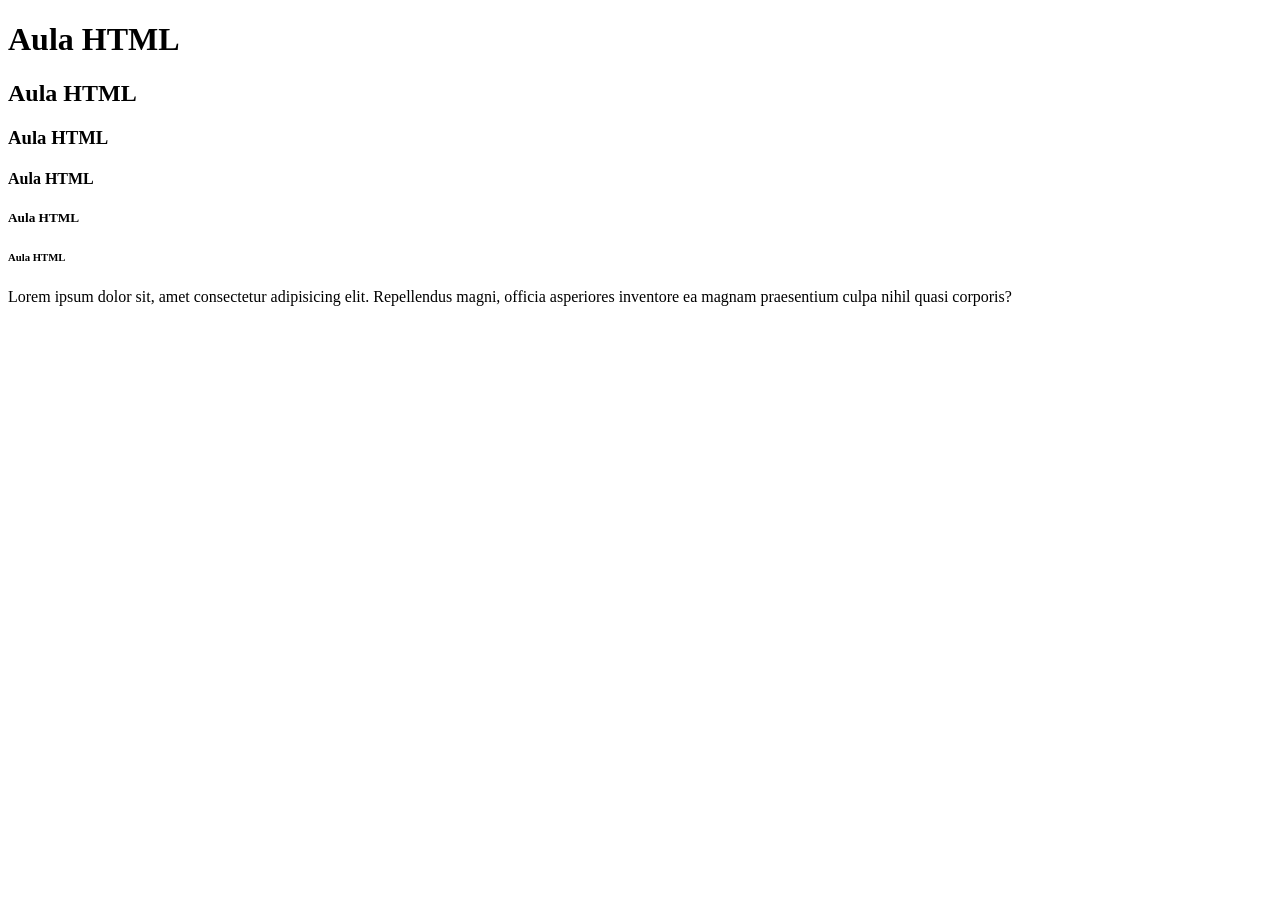
<file: Aula HTML/index.html>
<!DOCTYPE html>
<html lang="pt-BR">
<head>
    <meta charset="UTF-8">
    <meta name="viewport" content="width=device-width, initial-scale=1.0">
    <title>Aula HTML</title>
</head>
<body>
    <h1>Aula HTML</h1>
    <h2>Aula HTML</h2>
    <h3>Aula HTML</h3>
    <h4>Aula HTML</h4>
    <h5>Aula HTML</h5>
    <h6>Aula HTML</h6>
    <!---->
    <p>Lorem ipsum dolor sit, amet consectetur adipisicing elit. Repellendus magni, officia asperiores inventore ea magnam praesentium culpa nihil quasi corporis?
</body>
</html>
</file>
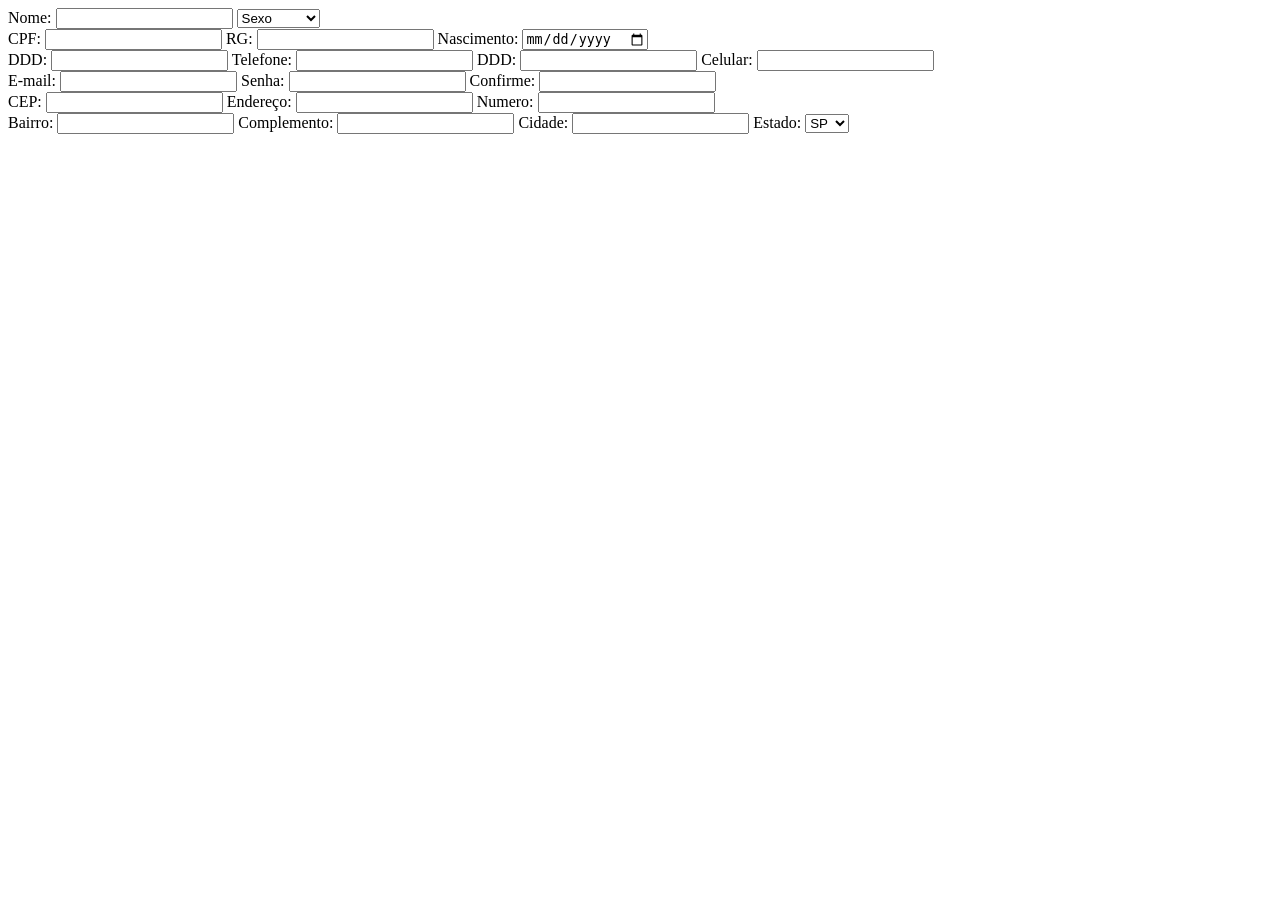
<file: AtividadeFormulario.html>
<!DOCTYPE html>
<html lang="pt-BR">
<head>
    <meta charset="UTF-8">
    <meta name="viewport" content="width=device-width, initial-scale=1.0">
    <title>Document</title>
</head>
<body><form action="receber-dados.html" method="POST">
    <Label for="nome">Nome:</Label>
    <input type="text" id="nome" name="nome">
    <select id="Sexo">
    <option value="">Sexo</option>
    <option value="">Masculino</option>
    <option value="">Feminino</option>
   </select>
    <br>

    <label for="cpf">CPF:</label>
    <input type="" id="cpf" name="CPF">
    <label for="rg">RG:</label>
    <input type="" id="rg" name="RG">
    <label for="nascimento">Nascimento:</label>
    <input type="date">
    <br>

    <label for="ddd">DDD:</label>
    <input type="" id="ddd" name="DDD">
    <label for="telefone">Telefone:</label>
    <input type="" id="telefone" name="Telefone">
     <label for="ddd">DDD:</label>
    <input type="" id="ddd" name="DDD">
    <label for="" id="celular">Celular:</label>
    <input type="" id="celular" name="Celular">
    <br>

    <label for="email">E-mail:</label>
    <input type="" id="email" name="E-mail">
    <label for="senha">Senha:</label>
    <input type="" id="senha" name="Senha:">
    <label for="confirme">Confirme:</label>
    <input type="" id="confirme" name="Confirme:">
    <br>

    <label for="cep">CEP:</label>
    <input type="" id="cep" name="CEP:">
    <label for="endereço">Endereço:</label>
    <input type="" id="endereço" name="Endereço:">
    <label for="numero">Numero:</label>
    <input type="" id="numero" name="Numero:">
    <br>

    <label for="bairro">Bairro:</label>
    <input type="" id="bairro" name="Bairro">
    <label for="complemento">Complemento:</label>
    <input type="" id="complemento" name="Complemento">
    <label for="cidade">Cidade:</label>
    <input type="" id="cidade" name="Cidade">
    <label for="estado">Estado:</label>
    <select id="Estado">
    <option value="Sao paulo">SP</option>
    <option value="Minas gerais">MG</option>
    <option value="Rio grande do sul">RS</option>
    <option value="Santa catarina">SC</option>
    <option value="Pernambuco">PE</option>
    <option value="Piaui">PI</option>

</select>
    

</form>
    
</body>
</html>
</file>
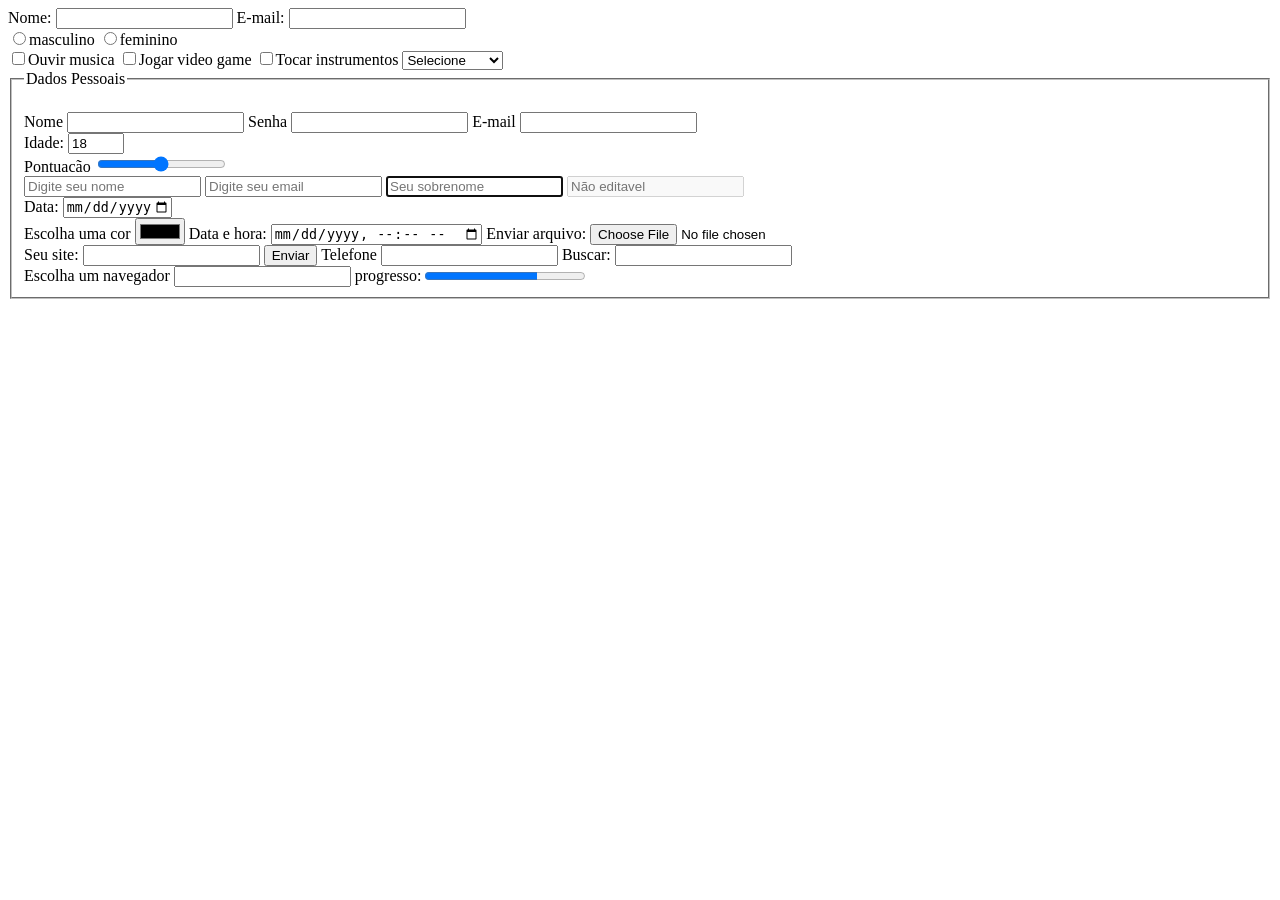
<file: formulario.html>
<!DOCTYPE html>
<html lang="pt=pt-BR">
<head>
    <meta charset="UTF-8">
    <meta name="viewport" content="width=device-width, initial-scale=1.0">
    <title>Document</title>
</head>
<body>
    <form action="formulario.html" method="post">
    <form action="receber-dados.html" method="POST">
        <label for="nome">Nome:</label>
        <input type="text" id="nome" name="nome">

        <label for="email">E-mail:</label>
        <input type="email" id="email" name="email">
            <br>
            <input type="radio" name="sexo" value="masculino">masculino
            <input type="radio" name="sexo" value="feminino">feminino
            <br>
            <input type="checkbox" name="hobbies[]">Ouvir musica
            <input type="checkbox" name="hobbies[]">Jogar video game
            <input type="checkbox" name="hobbies[]">Tocar instrumentos

        <select id="estado">
            <option value="">Selecione</option>
            <option value="Acre">Acre</option>
            <option value="SP">São Paulo</option>
            <option value="MG">Minas Gerais</option>
        </select>
        <br>
        <fieldset>
            <br>
            <legend>Dados Pessoais</legend>
            <label for="nome">Nome</label>
            <input form="name" id="name">
            <label for="password">Senha</label>
            <input type="password" id="Senha">
            <label for="email">E-mail</label>
            <input type="email" id="email">
            <br>

            <label for="idade">Idade:</label>
            <input type="number" id="idade" name="idade" min="1" max="120" step="1" value="18">
            <br>

            <label for="points">Pontuacão</label>
            <input type="range" id="points" name="points" min="0" max="10">
            <br>

            <input type="text" placeholder="Digite seu nome">
            <input type="text" placeholder="Digite seu email" required>
            <input type="text" placeholder="Seu sobrenome" autofocus>
            <input type="text" placeholder="Não editavel" disabled>
            <br>
            <label for="data">Data:</label>
                <input type="date" id="data" name="data" min="1900-01-01" max="2020-12-31">
                <br>
                <label for="cor">Escolha uma cor</label>
                <input type="color">
                <label for="">Data e hora:</label>
                <input type="datetime-local">

                <label for="">Enviar arquivo:</label>
                <input type="file" accept="image/*">
                <br>

                <label for="">Seu site:</label>
                <input type="url">
                <button type="submit">Enviar</button>

                <label for="">Telefone</label>
                <input type="tel" pattern="[0-9]+" inputmode="numeric">

                <label for="">Buscar:</label>
                <input type="search">
<br>
                <label for="">Escolha um navegador</label>
                <input list="navegadores">
                <datalist id="navegadores">
                    <option value="Chrome"></option>
                     <option value="Firefox"></option>
                      <option value="Safari"></option>
                       <option value="Edge"></option>
                </datalist>

                <label for="">progresso:</label>
                <progress value="70" max="100"></progress>

        </form>
</body>
</html>
</file>
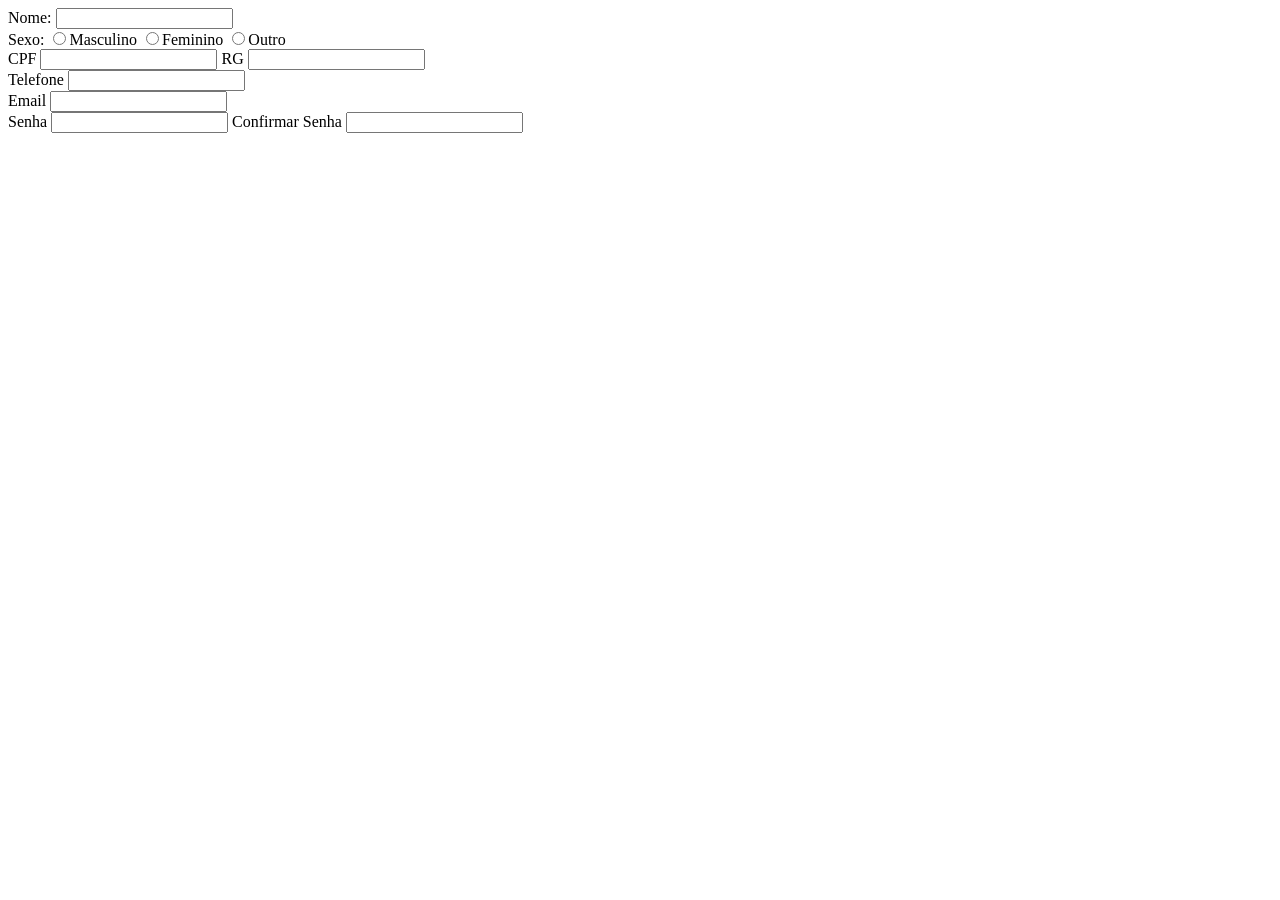
<file: Aula HTML/atividadeFormulario.html>
<!DOCTYPE html>
<html lang="en">
<head>
    <meta charset="pt-BR">
    <meta name="viewport" content="width=device-width, initial-scale=1.0">
    <title>AtividadeFormulario</title>
</head>
<body>
    <form action="receber-dados.html" method="POST">

    <label for="nome">Nome:</label>
    <input type="text" id="nome" name="nome">
    <br>
     <label for="Sexo:">Sexo:</label>
    <input type="radio" name="sexo" value="Masculino">Masculino
    <input type="radio" name="sexo" value="Feminino">Feminino
    <input type="radio" name="sexo" value="Outro">Outro
    <br>
    <label for="CPF">CPF</label>
    <input number="CPF">
    <label for="RG">RG</label>
    <input number="RG">
    <br>
    <label for="Telefone">Telefone</label>
    <input number="Telefone">
    <br>
    <label for="Email">Email<label>
    <input type="email">
    <br>
    <label for="Senha">Senha</label>
    <input type="text">
    <label for="Confirmar Senha">Confirmar Senha</label>
    <input type="text"
   


    
</body>
</html>
</file>
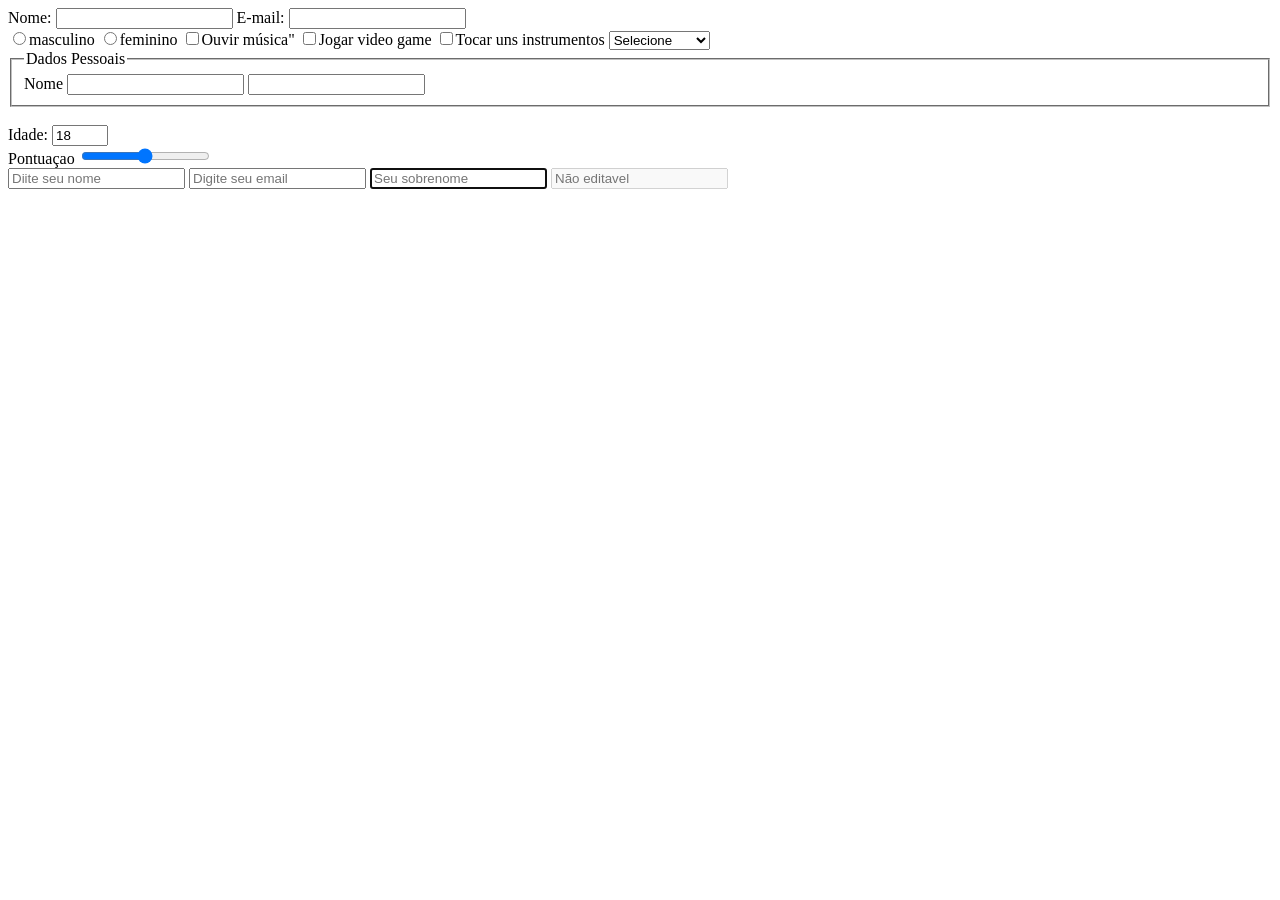
<file: Aula HTML/formulario.html>
<!DOCTYPE html>
<html lang="pt-BR">

<head>
    <meta charset="UTF-8">
    <meta name="viewport" content="width=device-width, initial-scale=1.0">
    <title>Document</title>
</head>

<body>
    <form action="receber-dados.html" method="POST">
        <label for="Nome">Nome:</label>
        <input type="text" id="nome" name="nome">
        <label for="email">E-mail:</label>
        <input type="email" id="email" name="email">
        <br>
        <input type="radio" name="sexo" value="masculino">masculino
        <input type="radio" name="sexo" value="feminino">feminino

        <input type="checkbox" name="hobbies[]">Ouvir música"
        <input type="checkbox" name="hobbies[]">Jogar video game
        <input type="checkbox" name="hobbies[]">Tocar uns instrumentos

        <select id="estado">
        <option value="">Selecione</option>
        <option value="Acre">Acre</option>
        <option value="SP">São Paulo"</option>
        <option value="MG">Minas Gerais</option>
        </select>
        <br>

        <fieldset>
            <legend>Dados Pessoais</legend>
            <label for="nome">Nome</label>
            <input type="text" id="nome">
            <input type="email" id="email">
        </fieldset>
        <br>

        <label for="idade">Idade:</label>
        <input type="number" id="idade" name="idade" min="1" max="120" step="1" value="18">
        
        <br>


        <label for="points">Pontuaçao</label>
        <input type="range" id="points" name="points" min="0" max="20">
        <br>

        <input type="text" placeholder="Diite seu nome">
        <input type="text" placeholder="Digite seu email" required>
        <input type="text" placeholder="Seu sobrenome" autofocus>
        <input type="text" placeholder="Não editavel" disabled>


    </form>
</body>
</html>
</file>
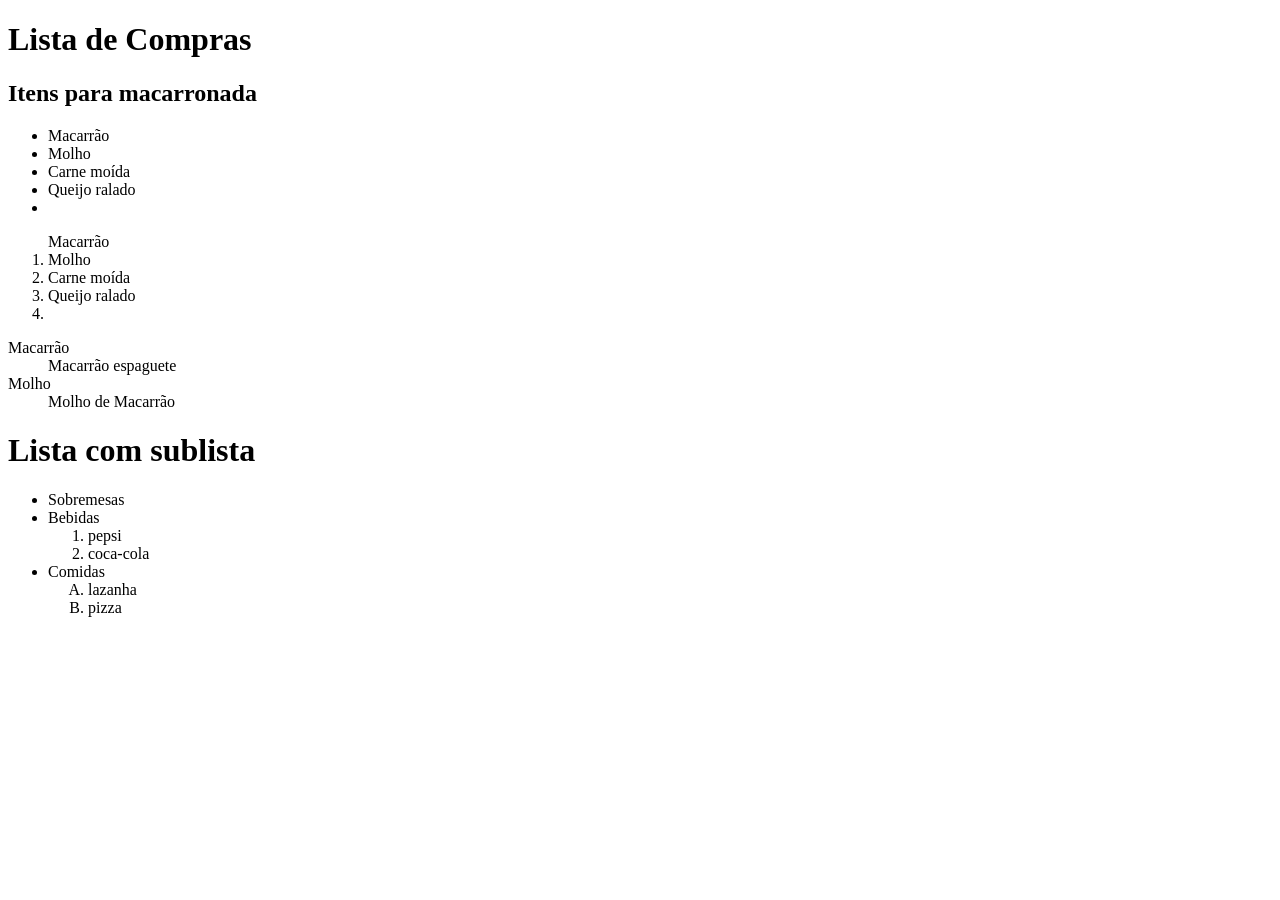
<file: Aula HTML/listas.html>
<!DOCTYPE html>
<html lang="en">
<head>
    <meta charset="UTF-8">
    <meta name="viewport" content="width=device-width, initial-scale=1.0">
    <title>Document</title>
</head>
<body>
    <!--Nao Ordenada-->
    <h1>Lista de Compras</h1>
    <h2>Itens para macarronada</h2>
    <ul>
        <li>Macarrão</li>
        <li>Molho</li>
        <li>Carne moída</li>
        <li>Queijo ralado</li>
        <li><Coca-cola></Coca-cola></li>
    </ul>
    <ol type="1"
    <li>Macarrão</li>
        <li>Molho</li>
        <li>Carne moída</li>
        <li>Queijo ralado</li>
        <li><Coca-cola></Coca-cola></li>

    </ol>

    <dl>
        <dt>Macarrão</dt>
        <dd>Macarrão espaguete</dd>
        <dt>Molho</dt>
        <dd>Molho de Macarrão</dd>
    </dl>
    <h1>Lista com sublista</h1>
    <ul>
        <li>Sobremesas</li>
        <li>Bebidas
            <ol>
                <li>pepsi</li>
                <li>coca-cola</li>
            </ol>
        </li>
        <li>Comidas
            <ol type="A">
                <li>lazanha</li>
                <li>pizza</li>
                <ol>
        </li>      
    </ul>
</body>
</html>
</file>
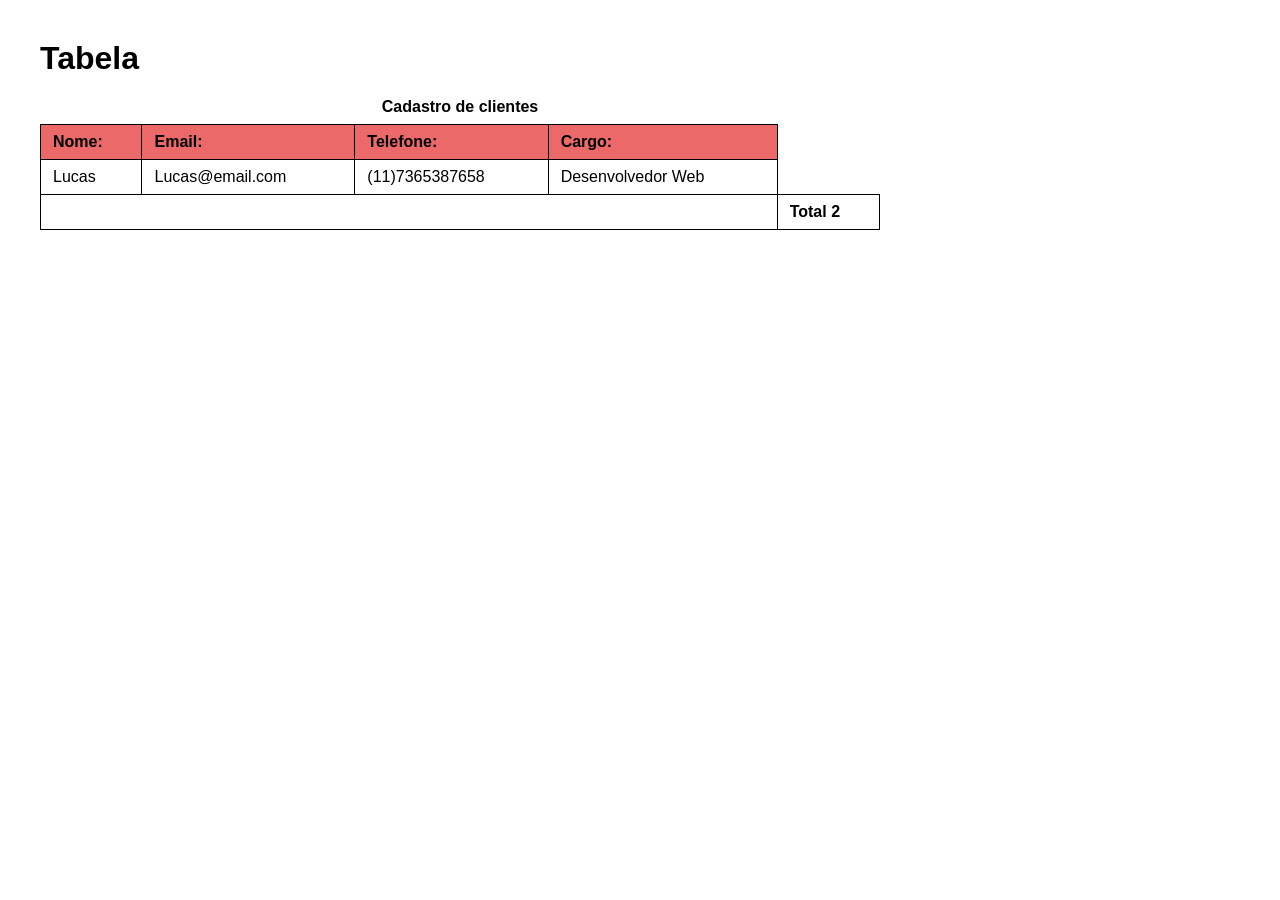
<file: Aula HTML/tabela.html>
<!--
<table></table> define a tabela
<caption> legenda da tabela
<yt></tr>
<th></tr>adiciona linha na tabela
<th></th>adiciona uma célula de cabeçalho texto negrito
<td></td> adiciona uma célula de dado comum alinha a esquerda

<thead></thead> cabeçalho da tabela
<tbody></tbody> corpo da tabela
<tfoot></tfoot> rodapé da tabela

-->
<!DOCTYPE html>
<html lang="pt-BR">
<head>
    <meta charset="UTF-8">
    <meta name="viewport" content="width=device-width, initial-scale=1.0">
    <title>Document</title>
    <style>
         /*Estilo da Tabela*/
         body {
             font-family: Arial, Helvetica, sans-serif;
            margin: 40px;
         }
         h1 {
            font size: 28px;   
         }
         table {
        border-collapse: collapse;
         width: 70%;
         margin-top: 10px;
         }
         caption {
            font-size: 16px;
            font-weight: bold;
            margin-bottom: 8px;
         }
         th,td {
            border: 1px solid #000;
            padding: 8px 12px;
            text-align: left;
         }
         th {
            background-color: #ec6969;
         }
         tfoot td {
            font-weight: bold;
         }
    </style>
</head>
<body>
    <h1>Tabela</h1>
<table>
    <caption>Cadastro de clientes</caption>
    <thead>
        <tr>
            <th>Nome:</th>
            <th>Email:</th>
            <th>Telefone:</th>
            <th>Cargo:</th>
        </tr>
    </thead>
    <tbody>
        <tr>
            <td>Lucas</td>
            <td>Lucas@email.com</td>
            <td>(11)7365387658</td>
            <td>Desenvolvedor Web</td>
        </tr>
    </tbody>
    <tfoot>
        <tr>
            <td colspan="4"></td>
            <td>Total 2</td>
        <tr>
            
    </tfoot>
</table>
</body>
</html>
</file>
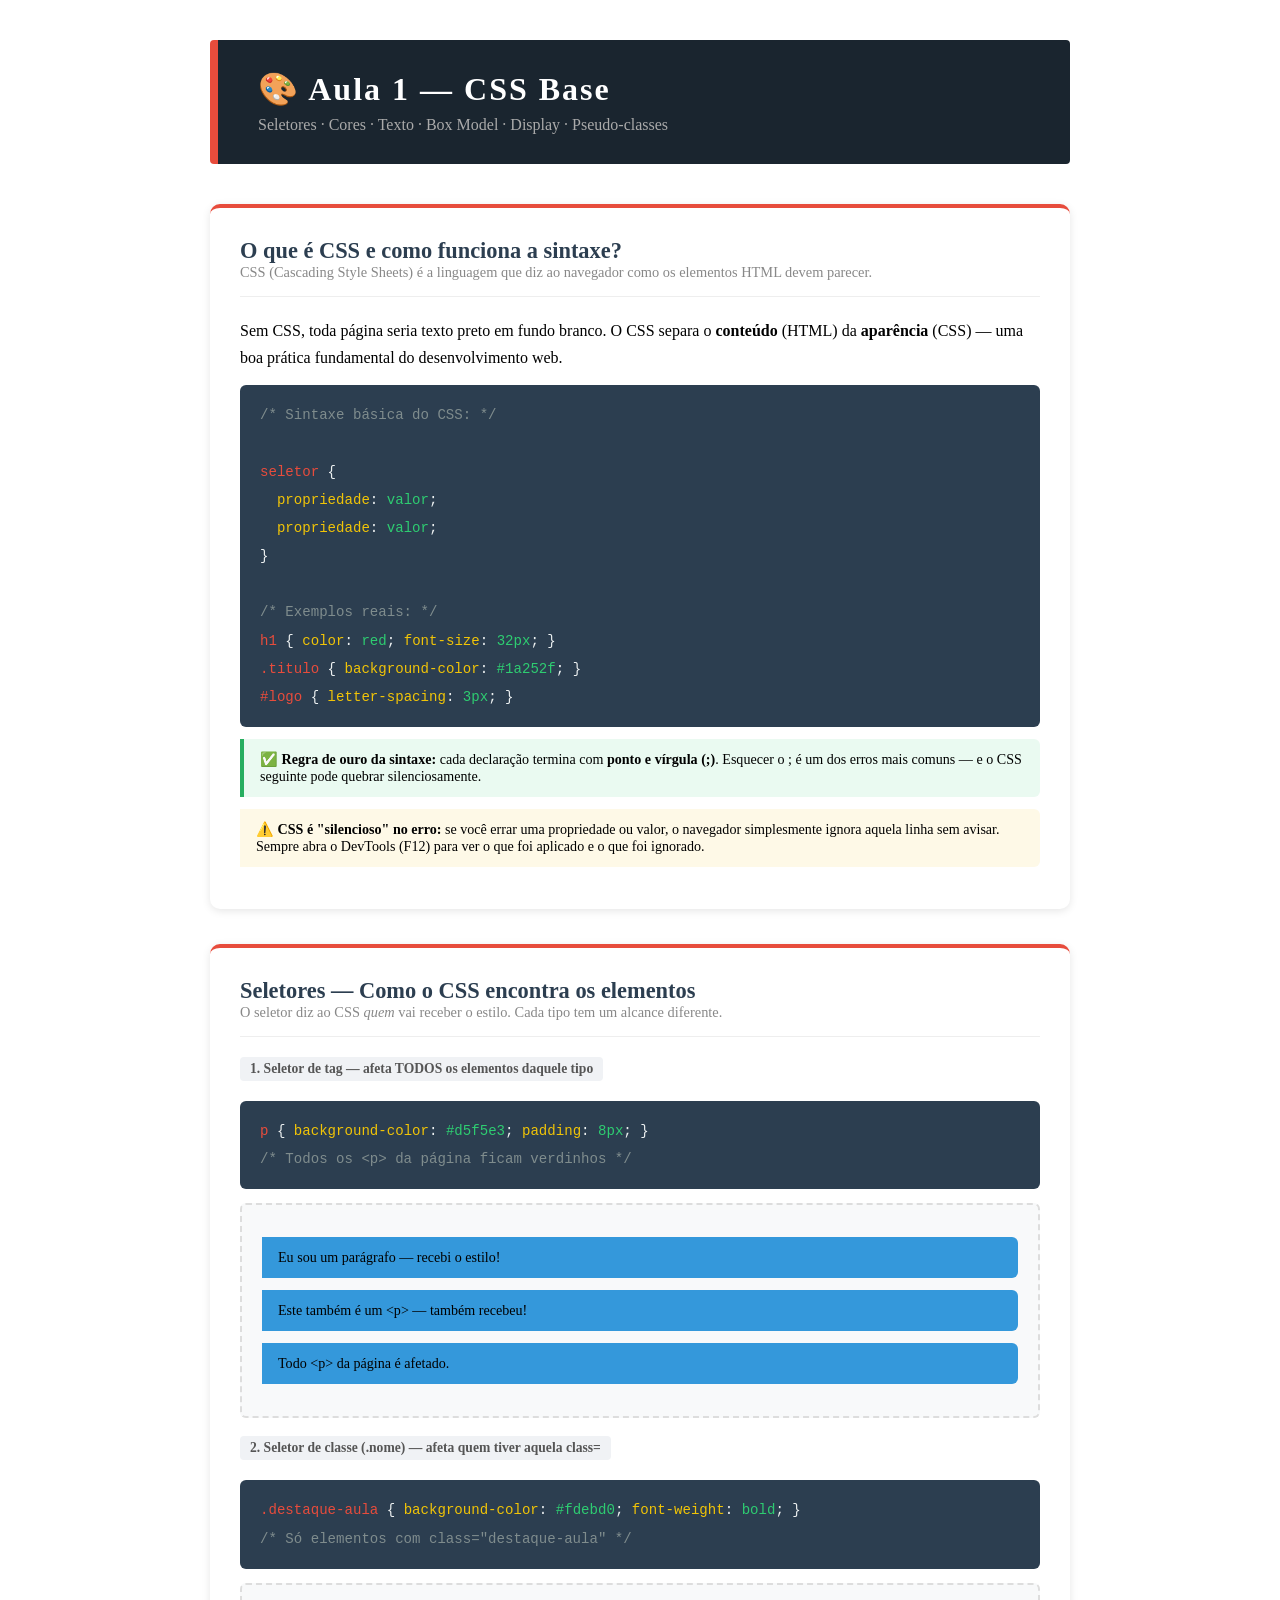
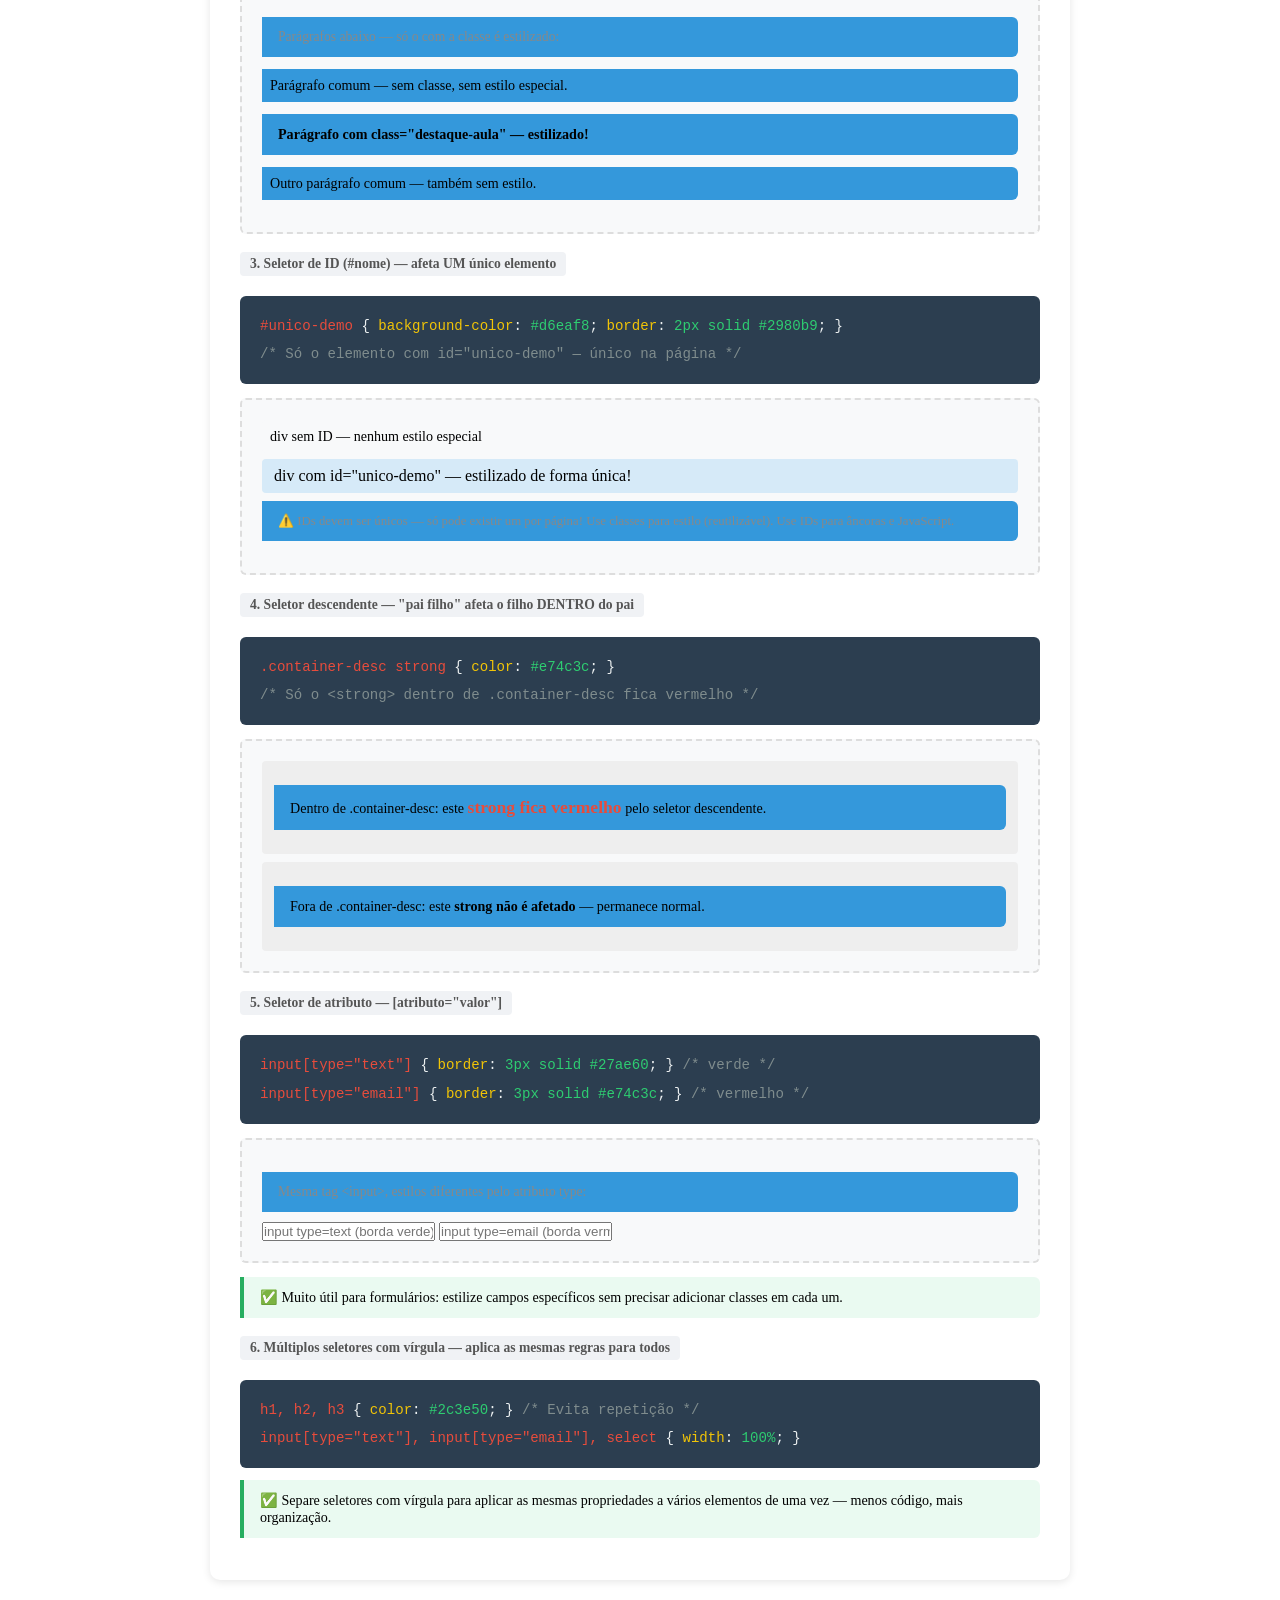
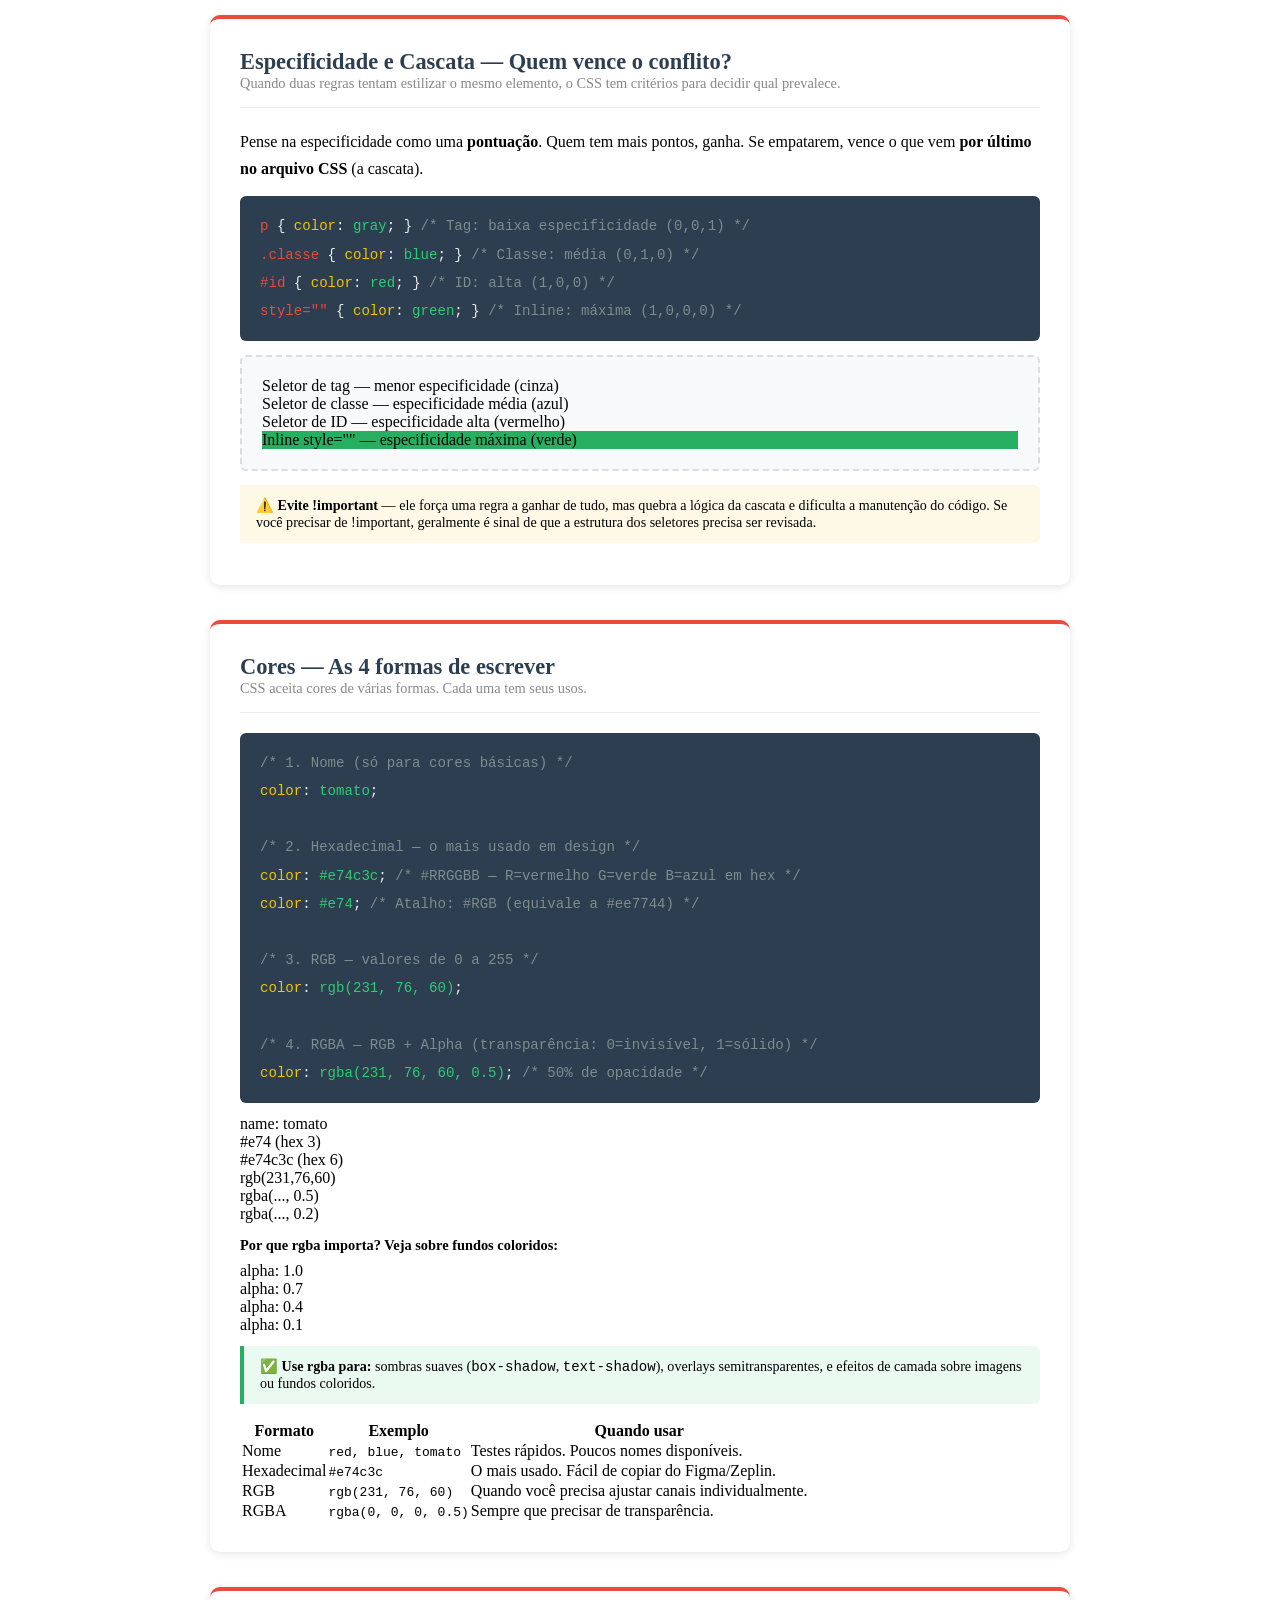
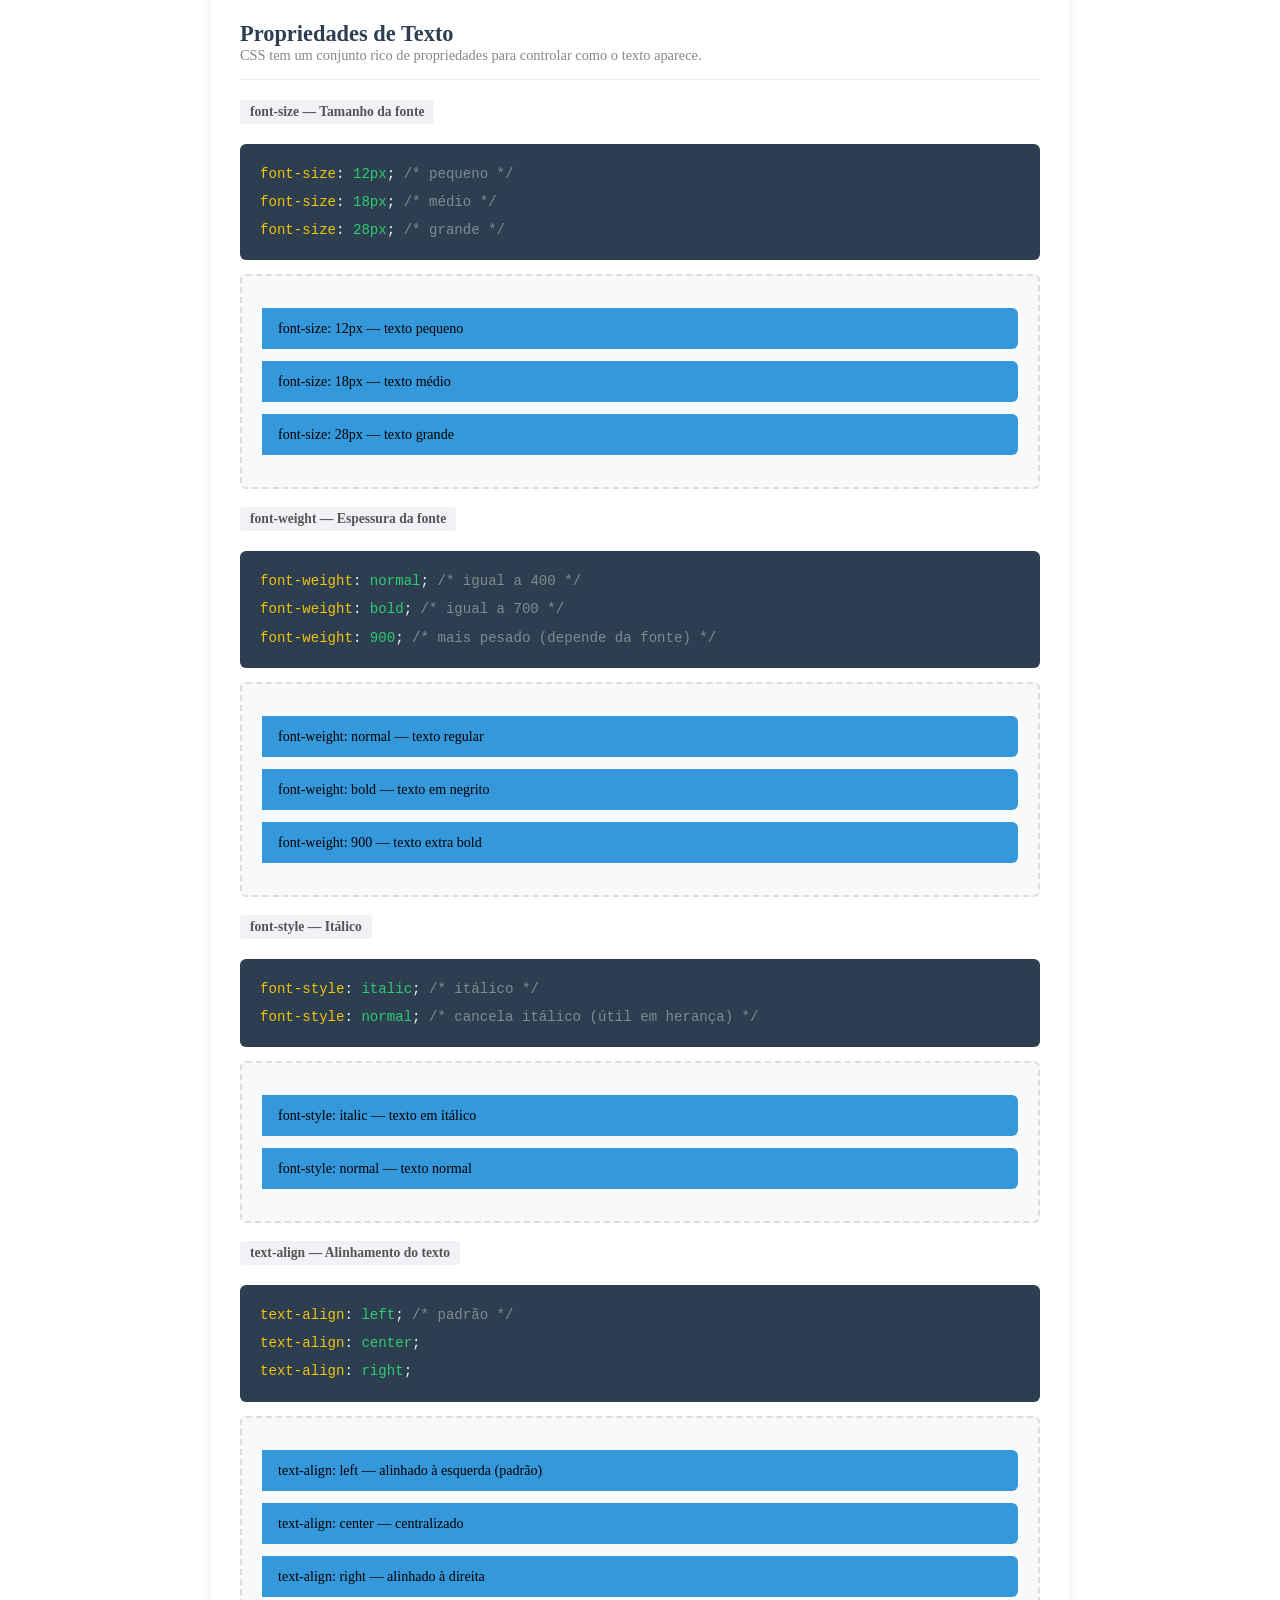
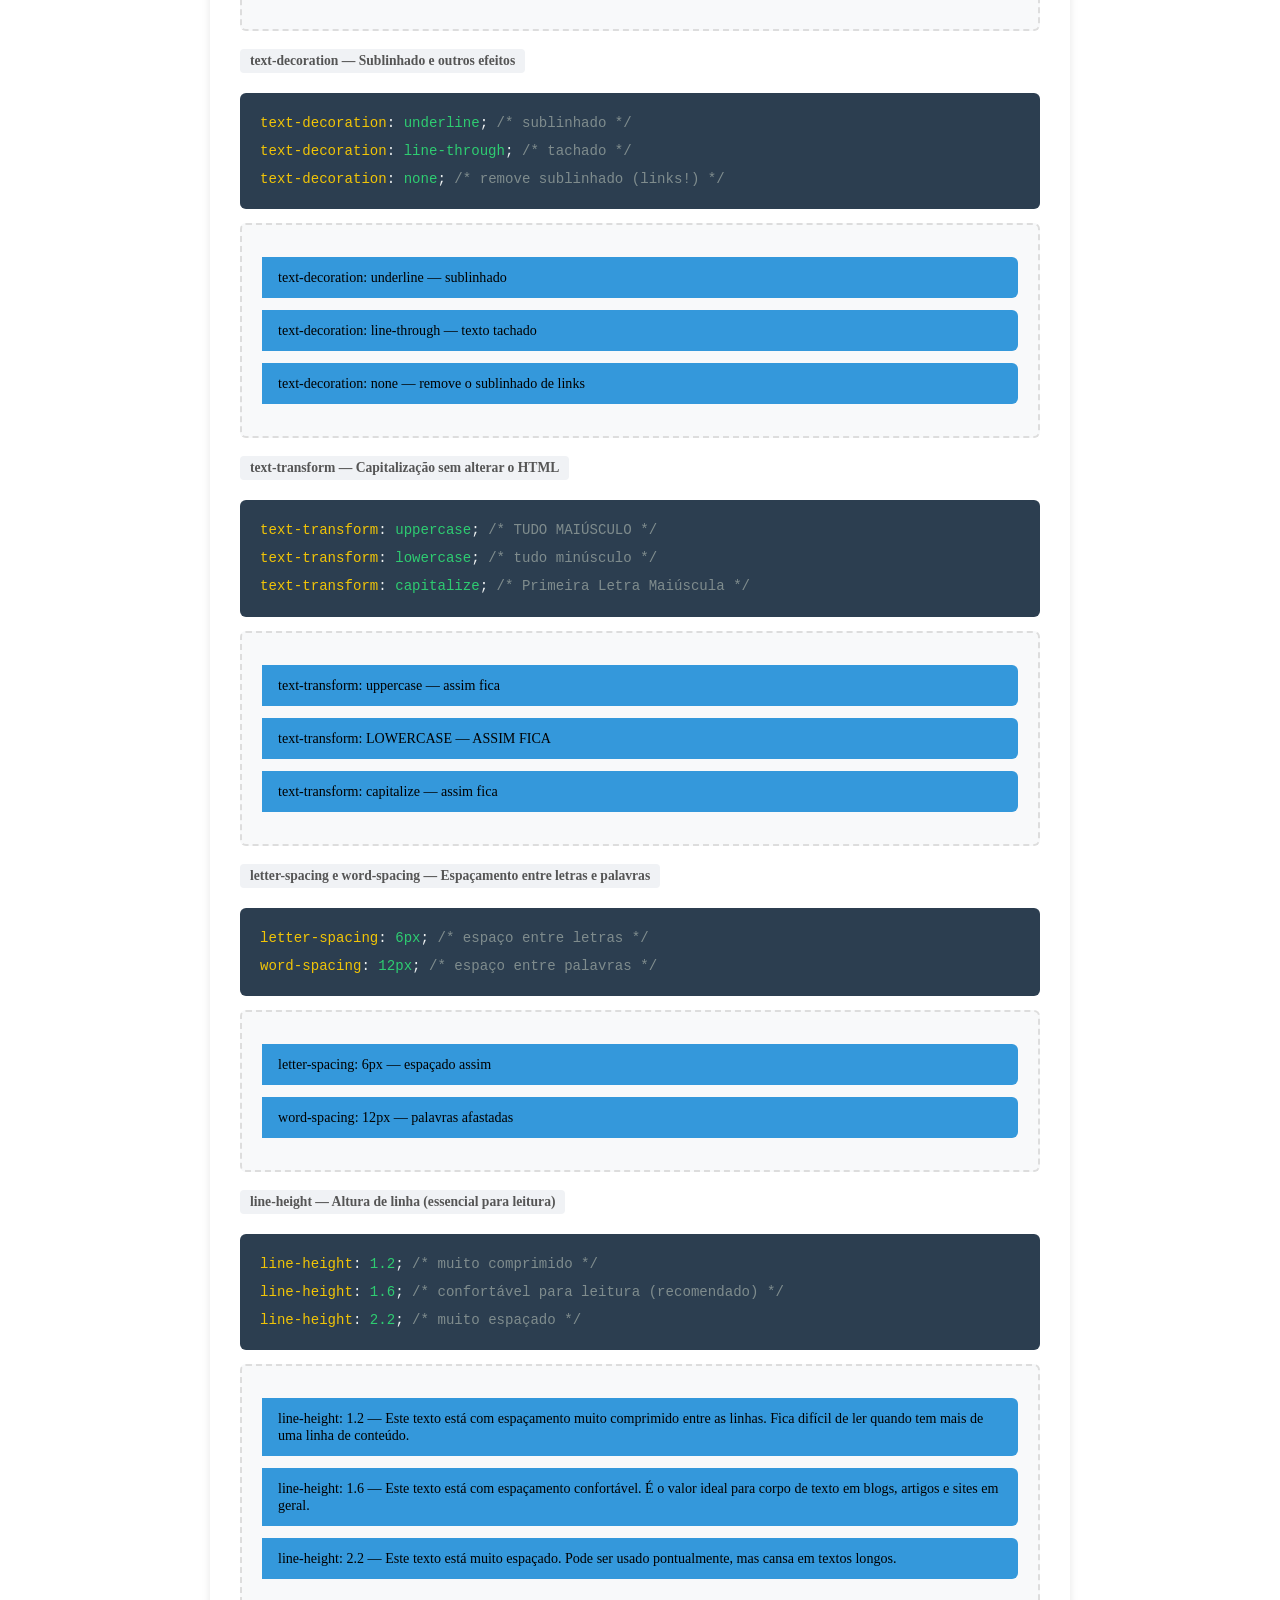
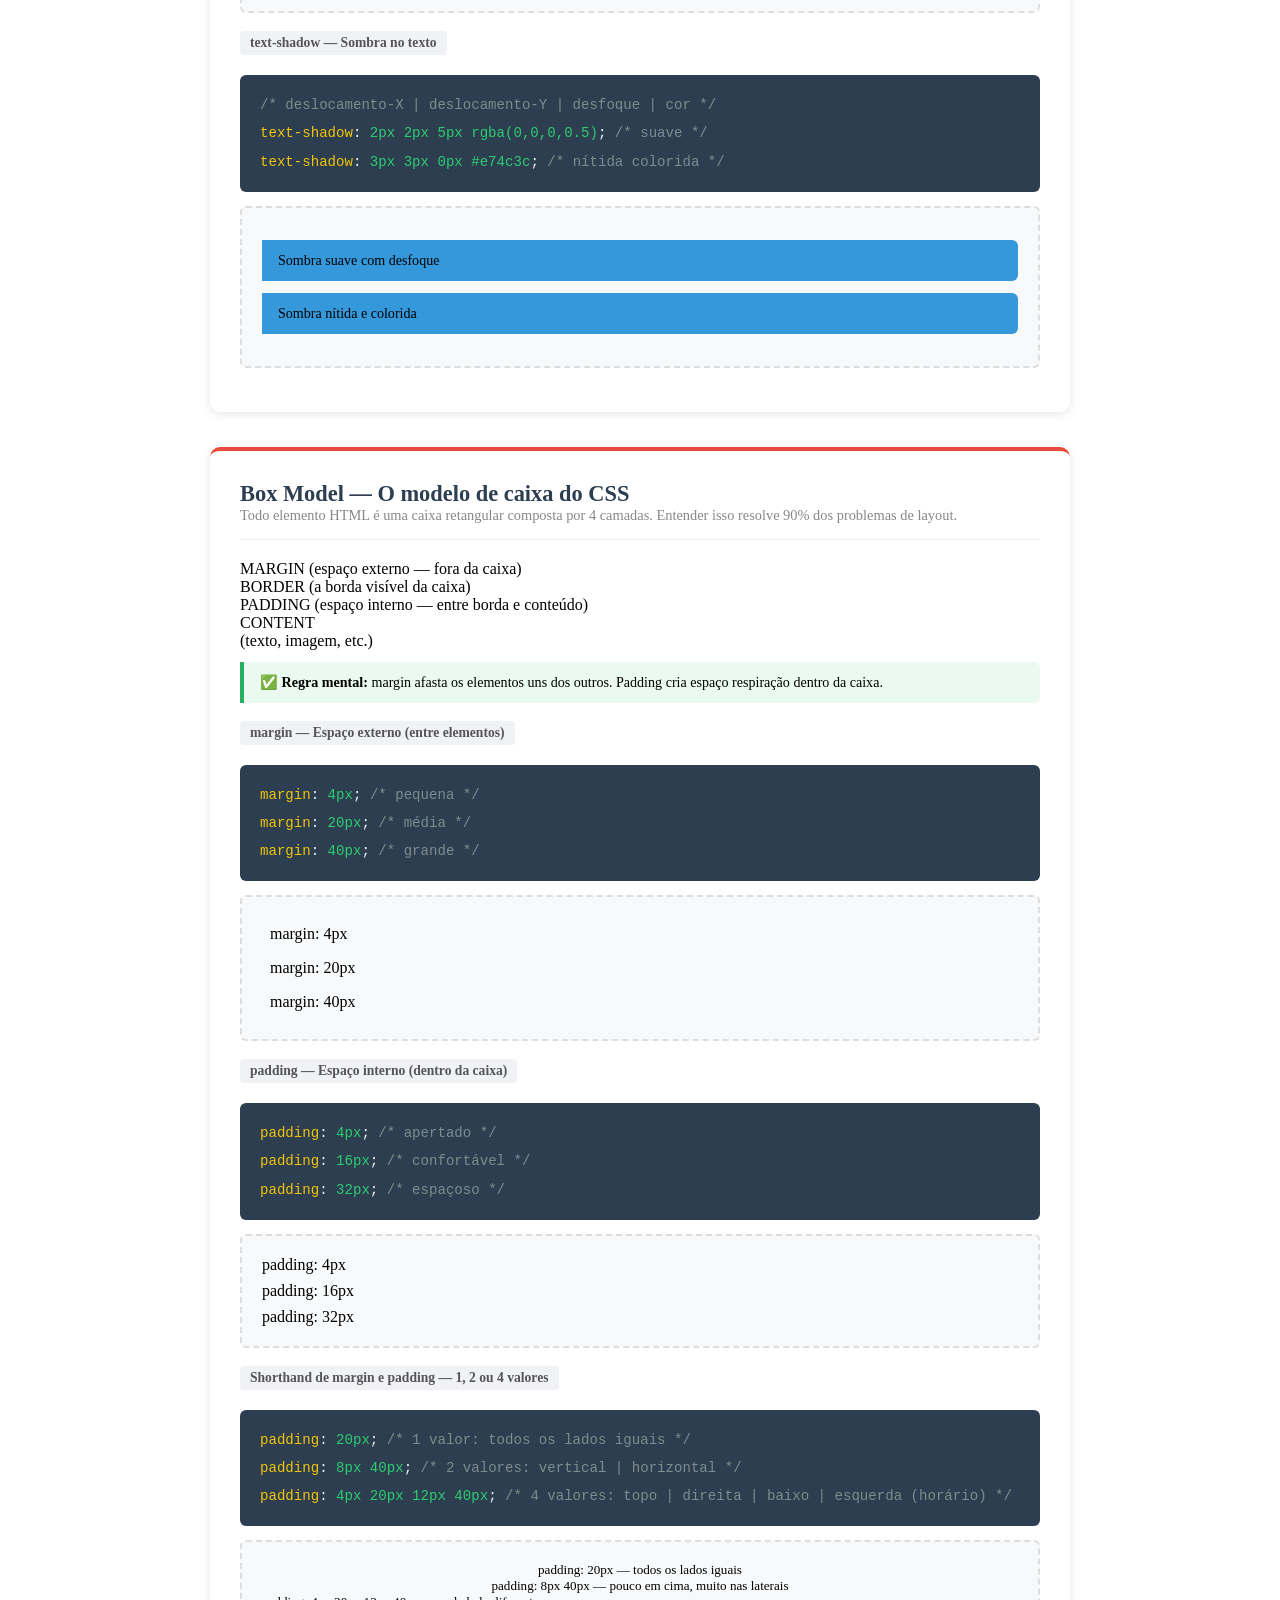
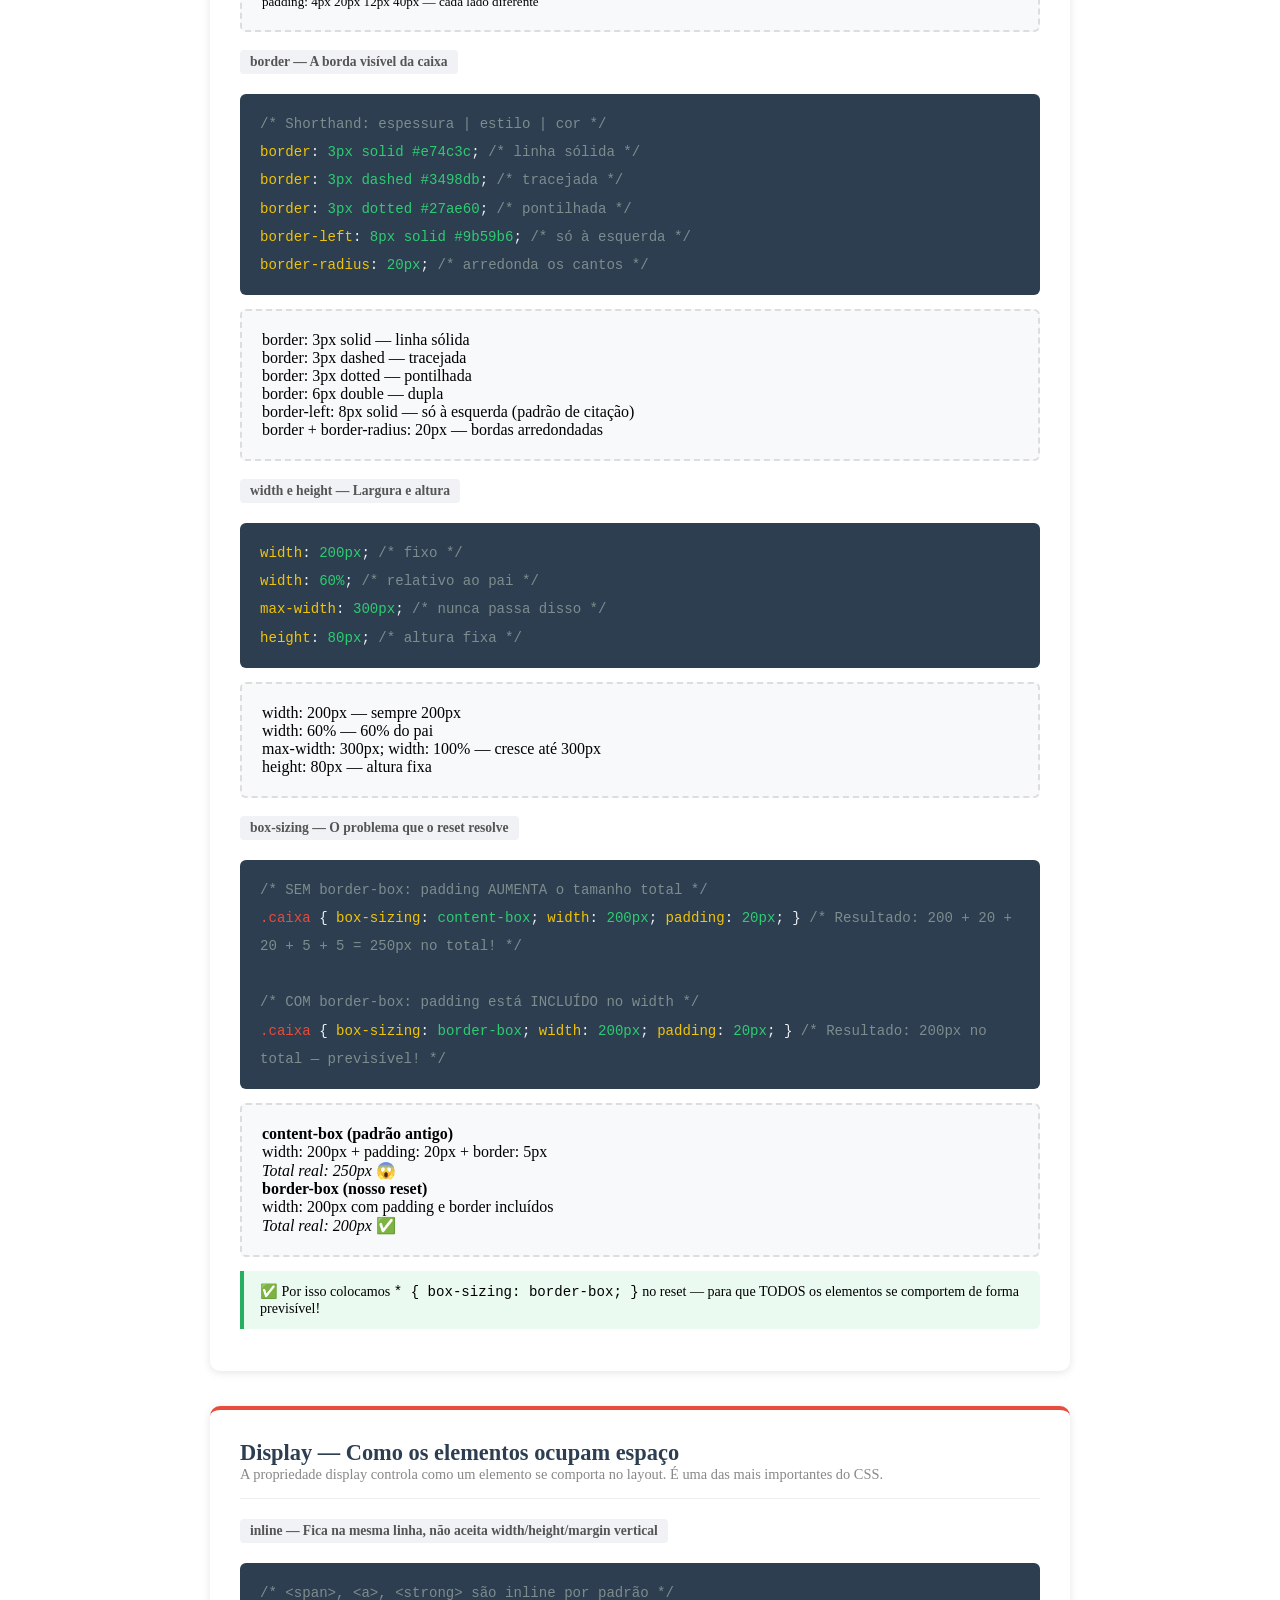
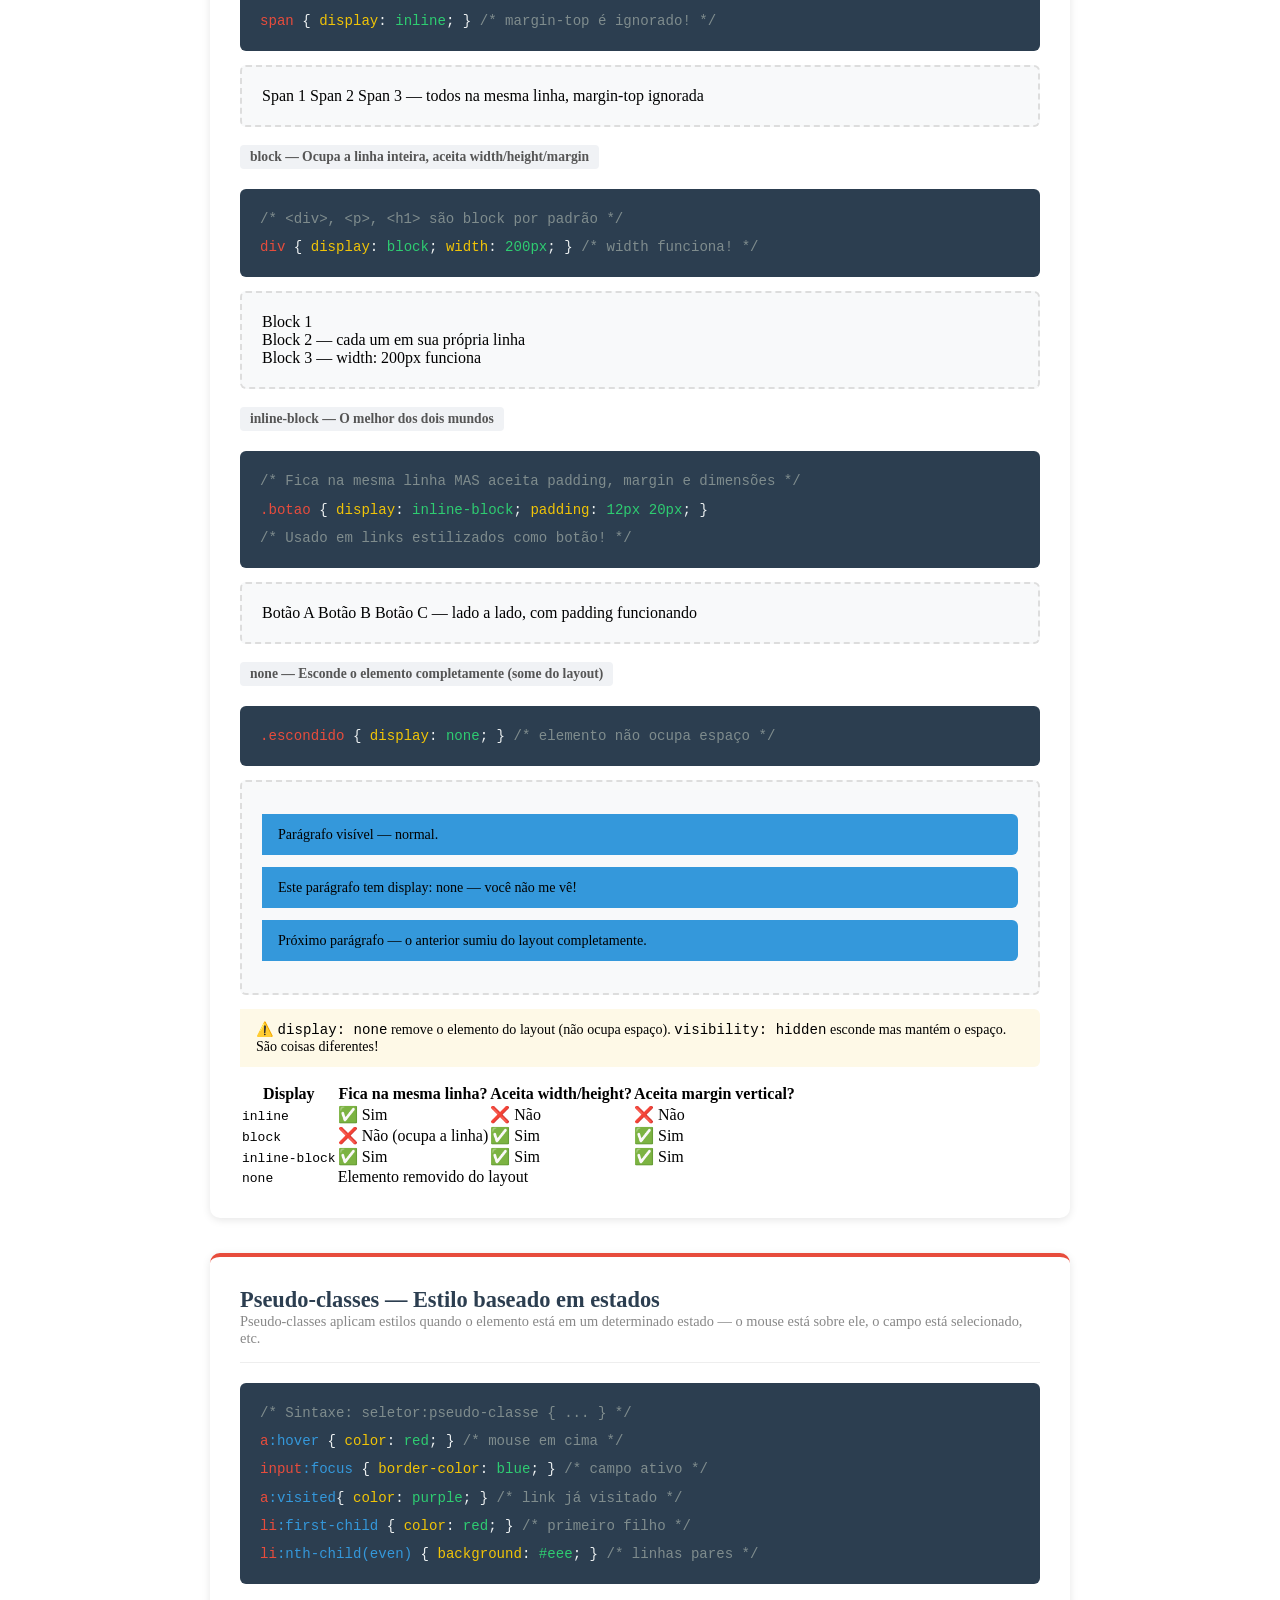
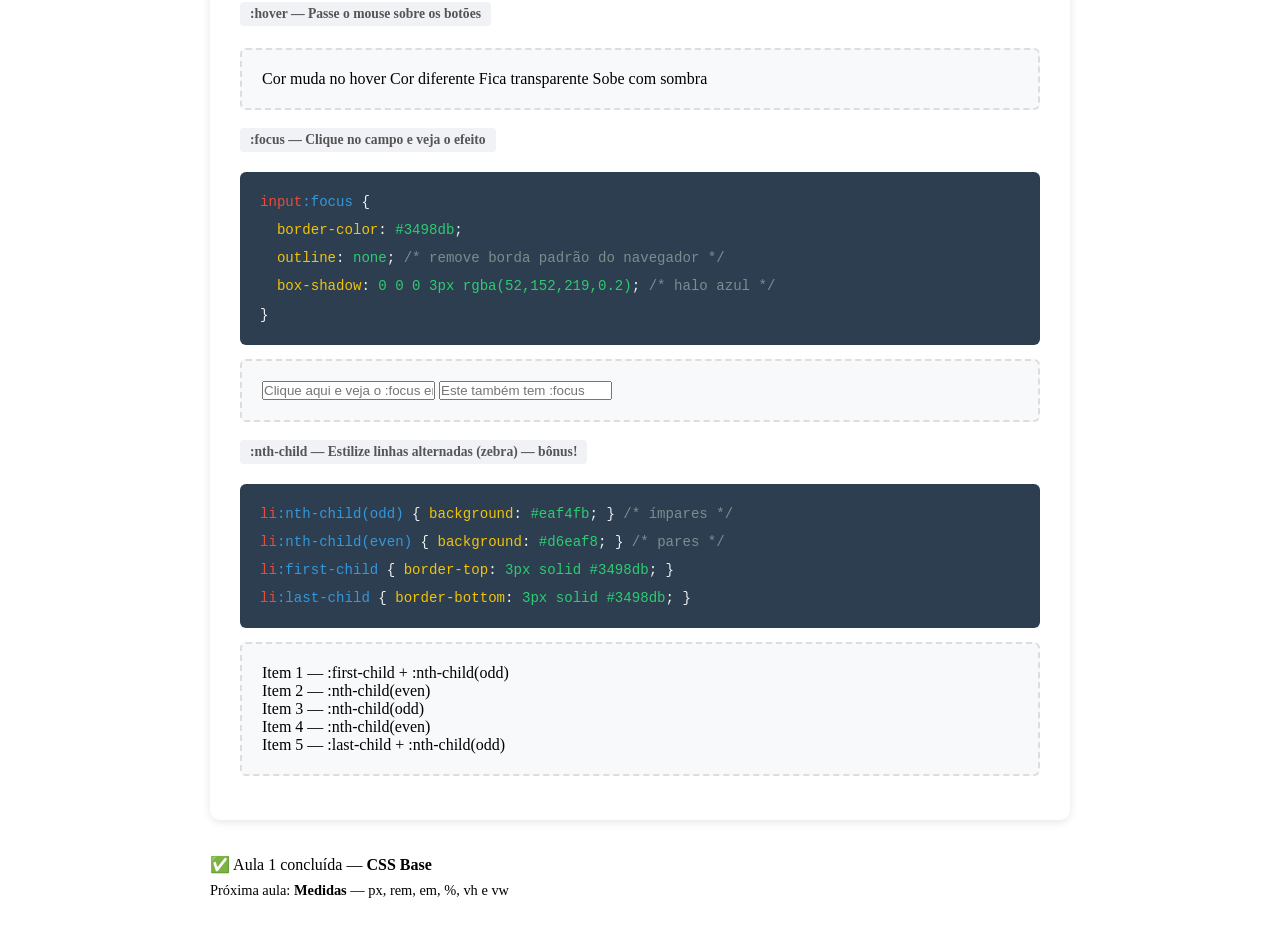
<file: Aula HTML/aula1/aula1.html>
<!DOCTYPE html>
<html lang="pt-br">
<head>
    <meta charset="UTF-8">
    <title>Aula 1 — CSS Base</title>
    <link rel="stylesheet" href="aula1.css">
    </head>
<body>

<div class="pagina">

    <div class="titulo-aula">
        <h1>🎨 Aula 1 — CSS Base</h1>
        <p>Seletores · Cores · Texto · Box Model · Display · Pseudo-classes</p>
    </div>


    <!-- =====================================================
         CONCEITO 1: O QUE É CSS E SINTAXE
         ===================================================== -->
    <div class="conceito">
        <h2>O que é CSS e como funciona a sintaxe?</h2>
        <p class="subtitulo">
            CSS (Cascading Style Sheets) é a linguagem que diz ao navegador como os elementos HTML devem parecer.
        </p>

        <p style="line-height: 1.7; margin-bottom: 14px;">
            Sem CSS, toda página seria texto preto em fundo branco. O CSS separa o <strong>conteúdo</strong>
            (HTML) da <strong>aparência</strong> (CSS) — uma boa prática fundamental do desenvolvimento web.
        </p>

        <div class="codigo">
            <span class="comment">/* Sintaxe básica do CSS: */</span><br><br>
            <span class="sel">seletor</span> {<br>
            &nbsp;&nbsp;<span class="prop">propriedade</span>: <span class="val">valor</span>;<br>
            &nbsp;&nbsp;<span class="prop">propriedade</span>: <span class="val">valor</span>;<br>
            }<br><br>
            <span class="comment">/* Exemplos reais: */</span><br>
            <span class="sel">h1</span> { <span class="prop">color</span>: <span class="val">red</span>; <span class="prop">font-size</span>: <span class="val">32px</span>; }<br>
            <span class="sel">.titulo</span> { <span class="prop">background-color</span>: <span class="val">#1a252f</span>; }<br>
            <span class="sel">#logo</span> { <span class="prop">letter-spacing</span>: <span class="val">3px</span>; }
        </div>

        <div class="dica">
            ✅ <strong>Regra de ouro da sintaxe:</strong> cada declaração termina com <strong>ponto e vírgula (;)</strong>.
            Esquecer o ; é um dos erros mais comuns — e o CSS seguinte pode quebrar silenciosamente.
        </div>

        <div class="alerta">
            ⚠️ <strong>CSS é "silencioso" no erro:</strong> se você errar uma propriedade ou valor,
            o navegador simplesmente ignora aquela linha sem avisar. Sempre abra o DevTools (F12)
            para ver o que foi aplicado e o que foi ignorado.
        </div>
    </div>


    <!-- =====================================================
         CONCEITO 2: SELETORES
         ===================================================== -->
    <div class="conceito">
        <h2>Seletores — Como o CSS encontra os elementos</h2>
        <p class="subtitulo">
            O seletor diz ao CSS <em>quem</em> vai receber o estilo. Cada tipo tem um alcance diferente.
        </p>

        <!-- TAG -->
        <div class="variacao">
            <h4>1. Seletor de tag — afeta TODOS os elementos daquele tipo</h4>
            <div class="codigo">
                <span class="sel">p</span> { <span class="prop">background-color</span>: <span class="val">#d5f5e3</span>; <span class="prop">padding</span>: <span class="val">8px</span>; }
                <br><span class="comment">/* Todos os &lt;p&gt; da página ficam verdinhos */</span>
            </div>
            <div class="demo demo-seletor-tag">
                <p>Eu sou um parágrafo — recebi o estilo!</p>
                <p>Este também é um &lt;p&gt; — também recebeu!</p>
                <p>Todo &lt;p&gt; da página é afetado.</p>
            </div>
        </div>

       
        <div class="variacao">
            <h4>2. Seletor de classe (.nome) — afeta quem tiver aquela class=</h4>
            <div class="codigo">
                <span class="sel">.destaque-aula</span> { <span class="prop">background-color</span>: <span class="val">#fdebd0</span>; <span class="prop">font-weight</span>: <span class="val">bold</span>; }
                <br><span class="comment">/* Só elementos com class="destaque-aula" */</span>
            </div>
            <div class="demo">
                <p style="margin-bottom:8px; font-size:0.85rem; color:#888;">Parágrafos abaixo — só o com a classe é estilizado:</p>
                <p style="padding:8px; margin-bottom:6px;">Parágrafo comum — sem classe, sem estilo especial.</p>
                <p class="destaque-aula">Parágrafo com class="destaque-aula" — estilizado!</p>
                <p style="padding:8px;">Outro parágrafo comum — também sem estilo.</p>
            </div>
        </div>

        <!-- ID -->
        <div class="variacao">
            <h4>3. Seletor de ID (#nome) — afeta UM único elemento</h4>
            <div class="codigo">
                <span class="sel">#unico-demo</span> { <span class="prop">background-color</span>: <span class="val">#d6eaf8</span>; <span class="prop">border</span>: <span class="val">2px solid #2980b9</span>; }
                <br><span class="comment">/* Só o elemento com id="unico-demo" — único na página */</span>
            </div>
            <div class="demo">
                <div style="padding:8px; margin-bottom:6px; background:#f8f9fa; border-radius:4px; font-size:0.88rem;">
                    div sem ID — nenhum estilo especial
                </div>
                <div id="unico-demo">div com id="unico-demo" — estilizado de forma única!</div>
                <p style="margin-top:8px; font-size:0.8rem; color:#888;">
                    ⚠️ IDs devem ser únicos — só pode existir um por página!
                    Use classes para estilo (reutilizável). Use IDs para âncoras e JavaScript.
                </p>
            </div>
        </div>

        <!-- DESCENDENTE -->
        <div class="variacao">
            <h4>4. Seletor descendente — "pai filho" afeta o filho DENTRO do pai</h4>
            <div class="codigo">
                <span class="sel">.container-desc strong</span> { <span class="prop">color</span>: <span class="val">#e74c3c</span>; }<br>
                <span class="comment">/* Só o &lt;strong&gt; dentro de .container-desc fica vermelho */</span>
            </div>
            <div class="demo">
                <div class="container-desc" style="background:#eee; padding:12px; border-radius:4px; margin-bottom:8px; font-size:0.88rem;">
                    <p>Dentro de .container-desc: este <strong>strong fica vermelho</strong> pelo seletor descendente.</p>
                </div>
                <div style="background:#eee; padding:12px; border-radius:4px; font-size:0.88rem;">
                    <p>Fora de .container-desc: este <strong>strong não é afetado</strong> — permanece normal.</p>
                </div>
            </div>
        </div>

        <!-- ATRIBUTO -->
        <div class="variacao">
            <h4>5. Seletor de atributo — [atributo="valor"]</h4>
            <div class="codigo">
                <span class="sel">input[type="text"]</span>  { <span class="prop">border</span>: <span class="val">3px solid #27ae60</span>; } <span class="comment">/* verde */</span><br>
                <span class="sel">input[type="email"]</span> { <span class="prop">border</span>: <span class="val">3px solid #e74c3c</span>; } <span class="comment">/* vermelho */</span>
            </div>
            <div class="demo demo-atributo">
                <p style="margin-bottom:10px; font-size:0.85rem; color:#888;">Mesma tag &lt;input&gt;, estilos diferentes pelo atributo type:</p>
                <input type="text"  placeholder="input type=text (borda verde)">
                <input type="email" placeholder="input type=email (borda vermelha)">
            </div>
            <div class="dica">
                ✅ Muito útil para formulários: estilize campos específicos sem precisar adicionar classes em cada um.
            </div>
        </div>

        <!-- MÚLTIPLOS -->
        <div class="variacao">
            <h4>6. Múltiplos seletores com vírgula — aplica as mesmas regras para todos</h4>
            <div class="codigo">
                <span class="sel">h1, h2, h3</span> { <span class="prop">color</span>: <span class="val">#2c3e50</span>; } <span class="comment">/* Evita repetição */</span><br>
                <span class="sel">input[type="text"], input[type="email"], select</span> { <span class="prop">width</span>: <span class="val">100%</span>; }
            </div>
            <div class="dica">
                ✅ Separe seletores com vírgula para aplicar as mesmas propriedades a vários elementos de uma vez — menos código, mais organização.
            </div>
        </div>
    </div>


    <!-- =====================================================
         CONCEITO 3: ESPECIFICIDADE E CASCATA
         ===================================================== -->
    <div class="conceito">
        <h2>Especificidade e Cascata — Quem vence o conflito?</h2>
        <p class="subtitulo">
            Quando duas regras tentam estilizar o mesmo elemento, o CSS tem critérios para decidir qual prevalece.
        </p>

        <p style="line-height:1.7; margin-bottom:14px;">
            Pense na especificidade como uma <strong>pontuação</strong>. Quem tem mais pontos, ganha.
            Se empatarem, vence o que vem <strong>por último no arquivo CSS</strong> (a cascata).
        </p>

        <div class="codigo">
            <span class="sel">p</span>             { <span class="prop">color</span>: <span class="val">gray</span>;  }  <span class="comment">/* Tag:    baixa especificidade (0,0,1) */</span><br>
            <span class="sel">.classe</span>       { <span class="prop">color</span>: <span class="val">blue</span>;  }  <span class="comment">/* Classe: média  (0,1,0) */</span><br>
            <span class="sel">#id</span>           { <span class="prop">color</span>: <span class="val">red</span>;   }  <span class="comment">/* ID:     alta   (1,0,0) */</span><br>
            <span class="sel">style=""</span>       { <span class="prop">color</span>: <span class="val">green</span>; }  <span class="comment">/* Inline: máxima (1,0,0,0) */</span>
        </div>

        <div class="demo">
            <div class="caixa-spec spec-tag">Seletor de tag — menor especificidade (cinza)</div>
            <div class="caixa-spec spec-classe">Seletor de classe — especificidade média (azul)</div>
            <div class="caixa-spec spec-id">Seletor de ID — especificidade alta (vermelho)</div>
            <div class="caixa-spec spec-inline" style="background-color:#27ae60;">Inline style="" — especificidade máxima (verde)</div>
        </div>

        <div class="alerta">
            ⚠️ <strong>Evite !important</strong> — ele força uma regra a ganhar de tudo, mas quebra
            a lógica da cascata e dificulta a manutenção do código. Se você precisar de !important,
            geralmente é sinal de que a estrutura dos seletores precisa ser revisada.
        </div>
    </div>


    <!-- =====================================================
         CONCEITO 4: CORES
         ===================================================== -->
    <div class="conceito">
        <h2>Cores — As 4 formas de escrever</h2>
        <p class="subtitulo">
            CSS aceita cores de várias formas. Cada uma tem seus usos.
        </p>

        <div class="codigo">
            <span class="comment">/* 1. Nome (só para cores básicas) */</span><br>
            <span class="prop">color</span>: <span class="val">tomato</span>;<br><br>
            <span class="comment">/* 2. Hexadecimal — o mais usado em design */</span><br>
            <span class="prop">color</span>: <span class="val">#e74c3c</span>;  <span class="comment">/* #RRGGBB — R=vermelho G=verde B=azul em hex */</span><br>
            <span class="prop">color</span>: <span class="val">#e74</span>;     <span class="comment">/* Atalho: #RGB (equivale a #ee7744) */</span><br><br>
            <span class="comment">/* 3. RGB — valores de 0 a 255 */</span><br>
            <span class="prop">color</span>: <span class="val">rgb(231, 76, 60)</span>;<br><br>
            <span class="comment">/* 4. RGBA — RGB + Alpha (transparência: 0=invisível, 1=sólido) */</span><br>
            <span class="prop">color</span>: <span class="val">rgba(231, 76, 60, 0.5)</span>; <span class="comment">/* 50% de opacidade */</span>
        </div>

        <div class="grade-cores">
            <div class="amostra-cor cor-nome"><span>name: tomato</span></div>
            <div class="amostra-cor cor-hex3"><span>#e74 (hex 3)</span></div>
            <div class="amostra-cor cor-hex6"><span>#e74c3c (hex 6)</span></div>
            <div class="amostra-cor cor-rgb"><span>rgb(231,76,60)</span></div>
            <div class="amostra-cor cor-rgba50"><span>rgba(..., 0.5)</span></div>
            <div class="amostra-cor cor-rgba20"><span>rgba(..., 0.2)</span></div>
        </div>

        <p style="margin: 14px 0 8px; font-weight: bold; font-size: 0.9rem;">Por que rgba importa? Veja sobre fundos coloridos:</p>
        <div class="fundo-rgba">
            <div class="camada-rgba r1">alpha: 1.0</div>
            <div class="camada-rgba r2">alpha: 0.7</div>
            <div class="camada-rgba r3">alpha: 0.4</div>
            <div class="camada-rgba r4">alpha: 0.1</div>
        </div>

        <div class="dica">
            ✅ <strong>Use rgba para:</strong> sombras suaves (<code>box-shadow</code>, <code>text-shadow</code>),
            overlays semitransparentes, e efeitos de camada sobre imagens ou fundos coloridos.
        </div>

        <table class="tabela-aula" style="margin-top:16px;">
            <thead>
                <tr><th>Formato</th><th>Exemplo</th><th>Quando usar</th></tr>
            </thead>
            <tbody>
                <tr><td>Nome</td><td><code>red, blue, tomato</code></td><td>Testes rápidos. Poucos nomes disponíveis.</td></tr>
                <tr><td>Hexadecimal</td><td><code>#e74c3c</code></td><td>O mais usado. Fácil de copiar do Figma/Zeplin.</td></tr>
                <tr><td>RGB</td><td><code>rgb(231, 76, 60)</code></td><td>Quando você precisa ajustar canais individualmente.</td></tr>
                <tr><td>RGBA</td><td><code>rgba(0, 0, 0, 0.5)</code></td><td>Sempre que precisar de transparência.</td></tr>
            </tbody>
        </table>
    </div>


    <!-- =====================================================
         CONCEITO 5: PROPRIEDADES DE TEXTO
         ===================================================== -->
    <div class="conceito">
        <h2>Propriedades de Texto</h2>
        <p class="subtitulo">
            CSS tem um conjunto rico de propriedades para controlar como o texto aparece.
        </p>

        <!-- font-size -->
        <div class="variacao">
            <h4>font-size — Tamanho da fonte</h4>
            <div class="codigo">
                <span class="prop">font-size</span>: <span class="val">12px</span>;  <span class="comment">/* pequeno */</span><br>
                <span class="prop">font-size</span>: <span class="val">18px</span>;  <span class="comment">/* médio */</span><br>
                <span class="prop">font-size</span>: <span class="val">28px</span>;  <span class="comment">/* grande */</span>
            </div>
            <div class="demo demo-texto">
                <p class="t-size-sm">font-size: 12px — texto pequeno</p>
                <p class="t-size-md">font-size: 18px — texto médio</p>
                <p class="t-size-lg">font-size: 28px — texto grande</p>
            </div>
        </div>

        <!-- font-weight -->
        <div class="variacao">
            <h4>font-weight — Espessura da fonte</h4>
            <div class="codigo">
                <span class="prop">font-weight</span>: <span class="val">normal</span>;  <span class="comment">/* igual a 400 */</span><br>
                <span class="prop">font-weight</span>: <span class="val">bold</span>;    <span class="comment">/* igual a 700 */</span><br>
                <span class="prop">font-weight</span>: <span class="val">900</span>;     <span class="comment">/* mais pesado (depende da fonte) */</span>
            </div>
            <div class="demo demo-texto">
                <p class="t-weight-n">font-weight: normal — texto regular</p>
                <p class="t-weight-b">font-weight: bold — texto em negrito</p>
                <p class="t-weight-900">font-weight: 900 — texto extra bold</p>
            </div>
        </div>

        <!-- font-style -->
        <div class="variacao">
            <h4>font-style — Itálico</h4>
            <div class="codigo">
                <span class="prop">font-style</span>: <span class="val">italic</span>;  <span class="comment">/* itálico */</span><br>
                <span class="prop">font-style</span>: <span class="val">normal</span>;   <span class="comment">/* cancela itálico (útil em herança) */</span>
            </div>
            <div class="demo demo-texto">
                <p class="t-style-i">font-style: italic — texto em itálico</p>
                <p class="t-style-n">font-style: normal — texto normal</p>
            </div>
        </div>

        <!-- text-align -->
        <div class="variacao">
            <h4>text-align — Alinhamento do texto</h4>
            <div class="codigo">
                <span class="prop">text-align</span>: <span class="val">left</span>;    <span class="comment">/* padrão */</span><br>
                <span class="prop">text-align</span>: <span class="val">center</span>;<br>
                <span class="prop">text-align</span>: <span class="val">right</span>;
            </div>
            <div class="demo demo-texto">
                <p class="t-align-l">text-align: left — alinhado à esquerda (padrão)</p>
                <p class="t-align-c">text-align: center — centralizado</p>
                <p class="t-align-r">text-align: right — alinhado à direita</p>
            </div>
        </div>

        <!-- text-decoration -->
        <div class="variacao">
            <h4>text-decoration — Sublinhado e outros efeitos</h4>
            <div class="codigo">
                <span class="prop">text-decoration</span>: <span class="val">underline</span>;     <span class="comment">/* sublinhado */</span><br>
                <span class="prop">text-decoration</span>: <span class="val">line-through</span>;  <span class="comment">/* tachado */</span><br>
                <span class="prop">text-decoration</span>: <span class="val">none</span>;          <span class="comment">/* remove sublinhado (links!) */</span>
            </div>
            <div class="demo demo-texto">
                <p class="t-decor-u">text-decoration: underline — sublinhado</p>
                <p class="t-decor-lt">text-decoration: line-through — texto tachado</p>
                <p class="t-decor-n">text-decoration: none — remove o sublinhado de links</p>
            </div>
        </div>

        <!-- text-transform -->
        <div class="variacao">
            <h4>text-transform — Capitalização sem alterar o HTML</h4>
            <div class="codigo">
                <span class="prop">text-transform</span>: <span class="val">uppercase</span>;   <span class="comment">/* TUDO MAIÚSCULO */</span><br>
                <span class="prop">text-transform</span>: <span class="val">lowercase</span>;   <span class="comment">/* tudo minúsculo */</span><br>
                <span class="prop">text-transform</span>: <span class="val">capitalize</span>;  <span class="comment">/* Primeira Letra Maiúscula */</span>
            </div>
            <div class="demo demo-texto">
                <p class="t-transform-u">text-transform: uppercase — assim fica</p>
                <p class="t-transform-l">text-transform: LOWERCASE — ASSIM FICA</p>
                <p class="t-transform-c">text-transform: capitalize — assim fica</p>
            </div>
        </div>

        <!-- letter e word spacing -->
        <div class="variacao">
            <h4>letter-spacing e word-spacing — Espaçamento entre letras e palavras</h4>
            <div class="codigo">
                <span class="prop">letter-spacing</span>: <span class="val">6px</span>;   <span class="comment">/* espaço entre letras */</span><br>
                <span class="prop">word-spacing</span>: <span class="val">12px</span>;    <span class="comment">/* espaço entre palavras */</span>
            </div>
            <div class="demo demo-texto">
                <p class="t-spacing-l">letter-spacing: 6px — espaçado assim</p>
                <p class="t-spacing-w">word-spacing: 12px — palavras afastadas</p>
            </div>
        </div>

        <!-- line-height -->
        <div class="variacao">
            <h4>line-height — Altura de linha (essencial para leitura)</h4>
            <div class="codigo">
                <span class="prop">line-height</span>: <span class="val">1.2</span>;  <span class="comment">/* muito comprimido */</span><br>
                <span class="prop">line-height</span>: <span class="val">1.6</span>;  <span class="comment">/* confortável para leitura (recomendado) */</span><br>
                <span class="prop">line-height</span>: <span class="val">2.2</span>;  <span class="comment">/* muito espaçado */</span>
            </div>
            <div class="demo">
                <p class="t-lh-tight">line-height: 1.2 — Este texto está com espaçamento muito comprimido entre as linhas. Fica difícil de ler quando tem mais de uma linha de conteúdo.</p>
                <p class="t-lh-normal">line-height: 1.6 — Este texto está com espaçamento confortável. É o valor ideal para corpo de texto em blogs, artigos e sites em geral.</p>
                <p class="t-lh-loose">line-height: 2.2 — Este texto está muito espaçado. Pode ser usado pontualmente, mas cansa em textos longos.</p>
            </div>
        </div>

        <!-- text-shadow -->
        <div class="variacao">
            <h4>text-shadow — Sombra no texto</h4>
            <div class="codigo">
                <span class="comment">/* deslocamento-X | deslocamento-Y | desfoque | cor */</span><br>
                <span class="prop">text-shadow</span>: <span class="val">2px 2px 5px rgba(0,0,0,0.5)</span>;  <span class="comment">/* suave */</span><br>
                <span class="prop">text-shadow</span>: <span class="val">3px 3px 0px #e74c3c</span>;          <span class="comment">/* nítida colorida */</span>
            </div>
            <div class="demo demo-texto">
                <p class="t-shadow">Sombra suave com desfoque</p>
                <p class="t-shadow-col">Sombra nítida e colorida</p>
            </div>
        </div>
    </div>


    <!-- =====================================================
         CONCEITO 6: BOX MODEL
         ===================================================== -->
    <div class="conceito">
        <h2>Box Model — O modelo de caixa do CSS</h2>
        <p class="subtitulo">
            Todo elemento HTML é uma caixa retangular composta por 4 camadas.
            Entender isso resolve 90% dos problemas de layout.
        </p>

        <!-- Diagrama -->
        <div class="box-model-diagrama">
            MARGIN (espaço externo — fora da caixa)
            <div class="borda-layer">
                BORDER (a borda visível da caixa)
                <div class="padding-layer">
                    PADDING (espaço interno — entre borda e conteúdo)
                    <div class="content-layer">
                        CONTENT<br>
                        (texto, imagem, etc.)
                    </div>
                </div>
            </div>
        </div>

        <div class="dica">
            ✅ <strong>Regra mental:</strong> margin afasta os elementos uns dos outros.
            Padding cria espaço respiração dentro da caixa.
        </div>

        <!-- MARGIN -->
        <div class="variacao">
            <h4>margin — Espaço externo (entre elementos)</h4>
            <div class="codigo">
                <span class="prop">margin</span>: <span class="val">4px</span>;   <span class="comment">/* pequena */</span><br>
                <span class="prop">margin</span>: <span class="val">20px</span>;  <span class="comment">/* média */</span><br>
                <span class="prop">margin</span>: <span class="val">40px</span>;  <span class="comment">/* grande */</span>
            </div>
            <div class="demo demo-margin">
                <div class="caixa-base margin-pequena" style="padding:8px;">margin: 4px</div>
                <div class="caixa-base margin-media" style="padding:8px;">margin: 20px</div>
                <div class="caixa-base margin-grande" style="padding:8px;">margin: 40px</div>
            </div>
        </div>

        <!-- PADDING -->
        <div class="variacao">
            <h4>padding — Espaço interno (dentro da caixa)</h4>
            <div class="codigo">
                <span class="prop">padding</span>: <span class="val">4px</span>;   <span class="comment">/* apertado */</span><br>
                <span class="prop">padding</span>: <span class="val">16px</span>;  <span class="comment">/* confortável */</span><br>
                <span class="prop">padding</span>: <span class="val">32px</span>;  <span class="comment">/* espaçoso */</span>
            </div>
            <div class="demo">
                <div class="caixa-base padding-pequeno" style="margin-bottom:8px;">padding: 4px</div>
                <div class="caixa-base padding-medio" style="margin-bottom:8px;">padding: 16px</div>
                <div class="caixa-base padding-grande">padding: 32px</div>
            </div>
        </div>

        <!-- SHORTHAND -->
        <div class="variacao">
            <h4>Shorthand de margin e padding — 1, 2 ou 4 valores</h4>
            <div class="codigo">
                <span class="prop">padding</span>: <span class="val">20px</span>;           <span class="comment">/* 1 valor: todos os lados iguais */</span><br>
                <span class="prop">padding</span>: <span class="val">8px 40px</span>;       <span class="comment">/* 2 valores: vertical | horizontal */</span><br>
                <span class="prop">padding</span>: <span class="val">4px 20px 12px 40px</span>; <span class="comment">/* 4 valores: topo | direita | baixo | esquerda (horário) */</span>
            </div>
            <div class="demo demo-shorthand">
                <div class="sh-1v" style="text-align:center; font-size:0.82rem;">padding: 20px — todos os lados iguais</div>
                <div class="sh-2v" style="text-align:center; font-size:0.82rem;">padding: 8px 40px — pouco em cima, muito nas laterais</div>
                <div class="sh-4v" style="font-size:0.82rem;">padding: 4px 20px 12px 40px — cada lado diferente</div>
            </div>
        </div>

        <!-- BORDER -->
        <div class="variacao">
            <h4>border — A borda visível da caixa</h4>
            <div class="codigo">
                <span class="comment">/* Shorthand: espessura | estilo | cor */</span><br>
                <span class="prop">border</span>: <span class="val">3px solid #e74c3c</span>;   <span class="comment">/* linha sólida */</span><br>
                <span class="prop">border</span>: <span class="val">3px dashed #3498db</span>;  <span class="comment">/* tracejada */</span><br>
                <span class="prop">border</span>: <span class="val">3px dotted #27ae60</span>;  <span class="comment">/* pontilhada */</span><br>
                <span class="prop">border-left</span>: <span class="val">8px solid #9b59b6</span>; <span class="comment">/* só à esquerda */</span><br>
                <span class="prop">border-radius</span>: <span class="val">20px</span>;            <span class="comment">/* arredonda os cantos */</span>
            </div>
            <div class="demo demo-border">
                <div class="b-solid">border: 3px solid — linha sólida</div>
                <div class="b-dashed">border: 3px dashed — tracejada</div>
                <div class="b-dotted">border: 3px dotted — pontilhada</div>
                <div class="b-double">border: 6px double — dupla</div>
                <div class="b-left">border-left: 8px solid — só à esquerda (padrão de citação)</div>
                <div class="b-radius">border + border-radius: 20px — bordas arredondadas</div>
            </div>
        </div>

        <!-- WIDTH E HEIGHT -->
        <div class="variacao">
            <h4>width e height — Largura e altura</h4>
            <div class="codigo">
                <span class="prop">width</span>: <span class="val">200px</span>;     <span class="comment">/* fixo */</span><br>
                <span class="prop">width</span>: <span class="val">60%</span>;       <span class="comment">/* relativo ao pai */</span><br>
                <span class="prop">max-width</span>: <span class="val">300px</span>;  <span class="comment">/* nunca passa disso */</span><br>
                <span class="prop">height</span>: <span class="val">80px</span>;      <span class="comment">/* altura fixa */</span>
            </div>
            <div class="demo demo-wh">
                <div class="w-fixo">width: 200px — sempre 200px</div>
                <div class="w-porcent">width: 60% — 60% do pai</div>
                <div class="w-max">max-width: 300px; width: 100% — cresce até 300px</div>
                <div class="h-fixo" style="width:100%;">height: 80px — altura fixa</div>
            </div>
        </div>

        <!-- BOX SIZING -->
        <div class="variacao">
            <h4>box-sizing — O problema que o reset resolve</h4>
            <div class="codigo">
                <span class="comment">/* SEM border-box: padding AUMENTA o tamanho total */</span><br>
                <span class="sel">.caixa</span> { <span class="prop">box-sizing</span>: <span class="val">content-box</span>; <span class="prop">width</span>: <span class="val">200px</span>; <span class="prop">padding</span>: <span class="val">20px</span>; }
                <span class="comment">/* Resultado: 200 + 20 + 20 + 5 + 5 = 250px no total! */</span><br><br>
                <span class="comment">/* COM border-box: padding está INCLUÍDO no width */</span><br>
                <span class="sel">.caixa</span> { <span class="prop">box-sizing</span>: <span class="val">border-box</span>; <span class="prop">width</span>: <span class="val">200px</span>; <span class="prop">padding</span>: <span class="val">20px</span>; }
                <span class="comment">/* Resultado: 200px no total — previsível! */</span>
            </div>
            <div class="demo">
                <div class="demo-boxsizing">
                    <div class="sem-border-box">
                        <strong>content-box (padrão antigo)</strong><br>
                        width: 200px + padding: 20px + border: 5px<br>
                        <em>Total real: 250px</em> 😱
                    </div>
                    <div class="com-border-box">
                        <strong>border-box (nosso reset)</strong><br>
                        width: 200px com padding e border incluídos<br>
                        <em>Total real: 200px</em> ✅
                    </div>
                </div>
            </div>
            <div class="dica">
                ✅ Por isso colocamos <code>* { box-sizing: border-box; }</code> no reset —
                para que TODOS os elementos se comportem de forma previsível!
            </div>
        </div>
    </div>


    <!-- =====================================================
         CONCEITO 7: DISPLAY
         ===================================================== -->
    <div class="conceito">
        <h2>Display — Como os elementos ocupam espaço</h2>
        <p class="subtitulo">
            A propriedade display controla como um elemento se comporta no layout.
            É uma das mais importantes do CSS.
        </p>

        <div class="variacao">
            <h4>inline — Fica na mesma linha, não aceita width/height/margin vertical</h4>
            <div class="codigo">
                <span class="comment">/* &lt;span&gt;, &lt;a&gt;, &lt;strong&gt; são inline por padrão */</span><br>
                <span class="sel">span</span> { <span class="prop">display</span>: <span class="val">inline</span>; } <span class="comment">/* margin-top é ignorado! */</span>
            </div>
            <div class="demo demo-display-inline">
                <span>Span 1</span>
                <span>Span 2</span>
                <span>Span 3 — todos na mesma linha, margin-top ignorada</span>
            </div>
        </div>

        <div class="variacao">
            <h4>block — Ocupa a linha inteira, aceita width/height/margin</h4>
            <div class="codigo">
                <span class="comment">/* &lt;div&gt;, &lt;p&gt;, &lt;h1&gt; são block por padrão */</span><br>
                <span class="sel">div</span> { <span class="prop">display</span>: <span class="val">block</span>; <span class="prop">width</span>: <span class="val">200px</span>; } <span class="comment">/* width funciona! */</span>
            </div>
            <div class="demo demo-display-block">
                <div>Block 1</div>
                <div>Block 2 — cada um em sua própria linha</div>
                <div>Block 3 — width: 200px funciona</div>
            </div>
        </div>

        <div class="variacao">
            <h4>inline-block — O melhor dos dois mundos</h4>
            <div class="codigo">
                <span class="comment">/* Fica na mesma linha MAS aceita padding, margin e dimensões */</span><br>
                <span class="sel">.botao</span> { <span class="prop">display</span>: <span class="val">inline-block</span>; <span class="prop">padding</span>: <span class="val">12px 20px</span>; }
                <br><span class="comment">/* Usado em links estilizados como botão! */</span>
            </div>
            <div class="demo demo-display-inlineblock">
                <span>Botão A</span>
                <span>Botão B</span>
                <span>Botão C — lado a lado, com padding funcionando</span>
            </div>
        </div>

        <div class="variacao">
            <h4>none — Esconde o elemento completamente (some do layout)</h4>
            <div class="codigo">
                <span class="sel">.escondido</span> { <span class="prop">display</span>: <span class="val">none</span>; } <span class="comment">/* elemento não ocupa espaço */</span>
            </div>
            <div class="demo demo-display-none">
                <p>Parágrafo visível — normal.</p>
                <p class="escondido">Este parágrafo tem display: none — você não me vê!</p>
                <p>Próximo parágrafo — o anterior sumiu do layout completamente.</p>
            </div>
            <div class="alerta">
                ⚠️ <code>display: none</code> remove o elemento do layout (não ocupa espaço).
                <code>visibility: hidden</code> esconde mas mantém o espaço. São coisas diferentes!
            </div>
        </div>

        <table class="tabela-aula" style="margin-top:16px;">
            <thead><tr><th>Display</th><th>Fica na mesma linha?</th><th>Aceita width/height?</th><th>Aceita margin vertical?</th></tr></thead>
            <tbody>
                <tr><td><code>inline</code></td><td>✅ Sim</td><td>❌ Não</td><td>❌ Não</td></tr>
                <tr><td><code>block</code></td><td>❌ Não (ocupa a linha)</td><td>✅ Sim</td><td>✅ Sim</td></tr>
                <tr><td><code>inline-block</code></td><td>✅ Sim</td><td>✅ Sim</td><td>✅ Sim</td></tr>
                <tr><td><code>none</code></td><td colspan="3">Elemento removido do layout</td></tr>
            </tbody>
        </table>
    </div>


    <!-- =====================================================
         CONCEITO 8: PSEUDO-CLASSES
         ===================================================== -->
    <div class="conceito">
        <h2>Pseudo-classes — Estilo baseado em estados</h2>
        <p class="subtitulo">
            Pseudo-classes aplicam estilos quando o elemento está em um determinado estado —
            o mouse está sobre ele, o campo está selecionado, etc.
        </p>

        <div class="codigo">
            <span class="comment">/* Sintaxe: seletor:pseudo-classe { ... } */</span><br>
            <span class="sel">a</span><span class="sel-b">:hover</span>  { <span class="prop">color</span>: <span class="val">red</span>; }         <span class="comment">/* mouse em cima */</span><br>
            <span class="sel">input</span><span class="sel-b">:focus</span> { <span class="prop">border-color</span>: <span class="val">blue</span>; }  <span class="comment">/* campo ativo */</span><br>
            <span class="sel">a</span><span class="sel-b">:visited</span>{ <span class="prop">color</span>: <span class="val">purple</span>; }      <span class="comment">/* link já visitado */</span><br>
            <span class="sel">li</span><span class="sel-b">:first-child</span> { <span class="prop">color</span>: <span class="val">red</span>; }  <span class="comment">/* primeiro filho */</span><br>
            <span class="sel">li</span><span class="sel-b">:nth-child(even)</span> { <span class="prop">background</span>: <span class="val">#eee</span>; } <span class="comment">/* linhas pares */</span>
        </div>

        <!-- :hover -->
        <div class="variacao">
            <h4>:hover — Passe o mouse sobre os botões</h4>
            <div class="demo">
                <a class="btn-hover-demo">Cor muda no hover</a>
                <a class="btn-hover-demo btn-hover-cor">Cor diferente</a>
                <a class="btn-hover-demo btn-hover-opac">Fica transparente</a>
                <a class="btn-hover-demo btn-hover-sobe">Sobe com sombra</a>
            </div>
        </div>

        <!-- :focus -->
        <div class="variacao">
            <h4>:focus — Clique no campo e veja o efeito</h4>
            <div class="codigo">
                <span class="sel">input</span><span class="sel-b">:focus</span> {<br>
                &nbsp;&nbsp;<span class="prop">border-color</span>: <span class="val">#3498db</span>;<br>
                &nbsp;&nbsp;<span class="prop">outline</span>: <span class="val">none</span>; <span class="comment">/* remove borda padrão do navegador */</span><br>
                &nbsp;&nbsp;<span class="prop">box-shadow</span>: <span class="val">0 0 0 3px rgba(52,152,219,0.2)</span>; <span class="comment">/* halo azul */</span><br>
                }
            </div>
            <div class="demo">
                <input class="input-focus-demo" type="text" placeholder="Clique aqui e veja o :focus em ação">
                <input class="input-focus-demo" type="text" placeholder="Este também tem :focus">
            </div>
        </div>

        <!-- :nth-child bônus -->
        <div class="variacao">
            <h4>:nth-child — Estilize linhas alternadas (zebra) — bônus!</h4>
            <div class="codigo">
                <span class="sel">li</span><span class="sel-b">:nth-child(odd)</span>   { <span class="prop">background</span>: <span class="val">#eaf4fb</span>; } <span class="comment">/* ímpares */</span><br>
                <span class="sel">li</span><span class="sel-b">:nth-child(even)</span>  { <span class="prop">background</span>: <span class="val">#d6eaf8</span>; } <span class="comment">/* pares */</span><br>
                <span class="sel">li</span><span class="sel-b">:first-child</span>      { <span class="prop">border-top</span>: <span class="val">3px solid #3498db</span>; }<br>
                <span class="sel">li</span><span class="sel-b">:last-child</span>       { <span class="prop">border-bottom</span>: <span class="val">3px solid #3498db</span>; }
            </div>
            <div class="demo">
                <ul class="lista-nth" style="list-style: none;">
                    <li>Item 1 — :first-child + :nth-child(odd)</li>
                    <li>Item 2 — :nth-child(even)</li>
                    <li>Item 3 — :nth-child(odd)</li>
                    <li>Item 4 — :nth-child(even)</li>
                    <li>Item 5 — :last-child + :nth-child(odd)</li>
                </ul>
            </div>
        </div>
    </div>


    <div class="rodape-aula">
        <p>✅ Aula 1 concluída — <strong>CSS Base</strong></p>
        <p style="margin-top: 8px; font-size: 0.9rem;">
            Próxima aula: <strong>Medidas</strong> — px, rem, em, %, vh e vw
        </p>
    </div>

</div>
</body>
</file>
<file: Aula HTML/aula1/aula1.css>
* {
    margin: 0;
    padding: 0;
    box-sizing: border-box;
}

.pagina {
    max-width: 900px;
    margin: 0 auto;
    padding: 40px 20px;
}

.titulo-aula {
    background-color: #1a252f;
    color: white;
    padding: 30px 40px;
    margin-bottom: 40px;
    border-left: 8px solid #e74c3c;
    border-radius: 4px;
}

.titulo-aula h1 {
    font-size: 2rem;
    letter-spacing: 2px;
}

.titulo-aula p {
    margin-top: 8px;
    color: #aaa;
}

.conceito {
    background-color: white;
    border-radius: 10px;
    padding: 30px;
    margin-bottom: 35px;
    border-top: 4px solid #e74c3c;
    box-shadow: 0 2px 8px rgba(0, 0 ,0 ,0.1);
}

.conceito h2 {
    font-size: 1.4rem;
    color: #2c3e50;
    margin: bottom 6px;
    }

    .subtitulo {
        color: #888;
        font-size: 0.9rem;
        margin-bottom: 20px;
        padding-bottom: 15px;
        border-bottom: 1px solid #eee;
    }
    .codigo {
        background-color: #2c3e50;
        color: #ecf0f1;
        padding: 16px 20px;
        border-radius: 6px;
        font-family: "Courier New", monospace;
        font-size: 0.88rem;
        margin: 12px 0;
        line-height: 2;
    }

    .codigo .prop {
        color: #f1c407;
    }
        .codigo .val {
         color: #2ecc71;

    }
       .codigo .comment {
    color: #7f8c8d;
    }
    .codigo .sel {
        color: #e74c3c;
    }
    .codigo .sel-b {
        color: #3498db;
    }

    .dica {
        background-color: #eafaf1;
        border-left: 4px solid #27ae60;
        padding: 12px 16px;
        margin: 12px 0;
        font-size: 0.88rem;
        border-radius: 0 6px 6px 0;

    }

    .alerta {
        background-color: #fef9e7;
        padding: 12px 16px;
        margin: 12px 0;
        font-size: 0.88rem;
        border-radius: 0 6px 6px 0;
    }

    .demo p {
        background-color: #3498db;
       padding: 12px 16px;
       margin: 12px 0;
       font-size: 0.88rem;
       border-radius: 0 6px 6px 0 ;
    }

    .variacao {
        margin-top: 18px;
    }

    .variacao h4 {
        font-size: 0.85rem;
        color: #555;
        margin-bottom: 8px;
        padding: 4px 10px;
        background: #f0f2f5;
        border-radius: 4px;
        display: inline-block;
    }

    .demo {
        background-color: #f8f9fa;
        border: 2px dashed #ddd;
        border-radius: 6px;
        padding: 20px;
        margin: 14px 0;
    }

    demo-seletor-tag p {
        background-color: #d5f5e3;
        padding: 8px 12px;
        margin-bottom: 6px;
        border-radius: 4px;

    }
    .destaque-aula {
        background-color: #fdebd0;
        padding: 8px 12px;
        border-radius: 4px;
        font-weight: bold;
        margin-bottom: 6px;
    }
    #unico-demo {
        background-color: #d6eaf8;
        padding: 8px 12px;
        border-radius: 4px;
        margin-bottom: 6px;
    }

    .container-desc strong{
        color: #e74c3c;
        font-size: 1.1rem;
    }
</file>
